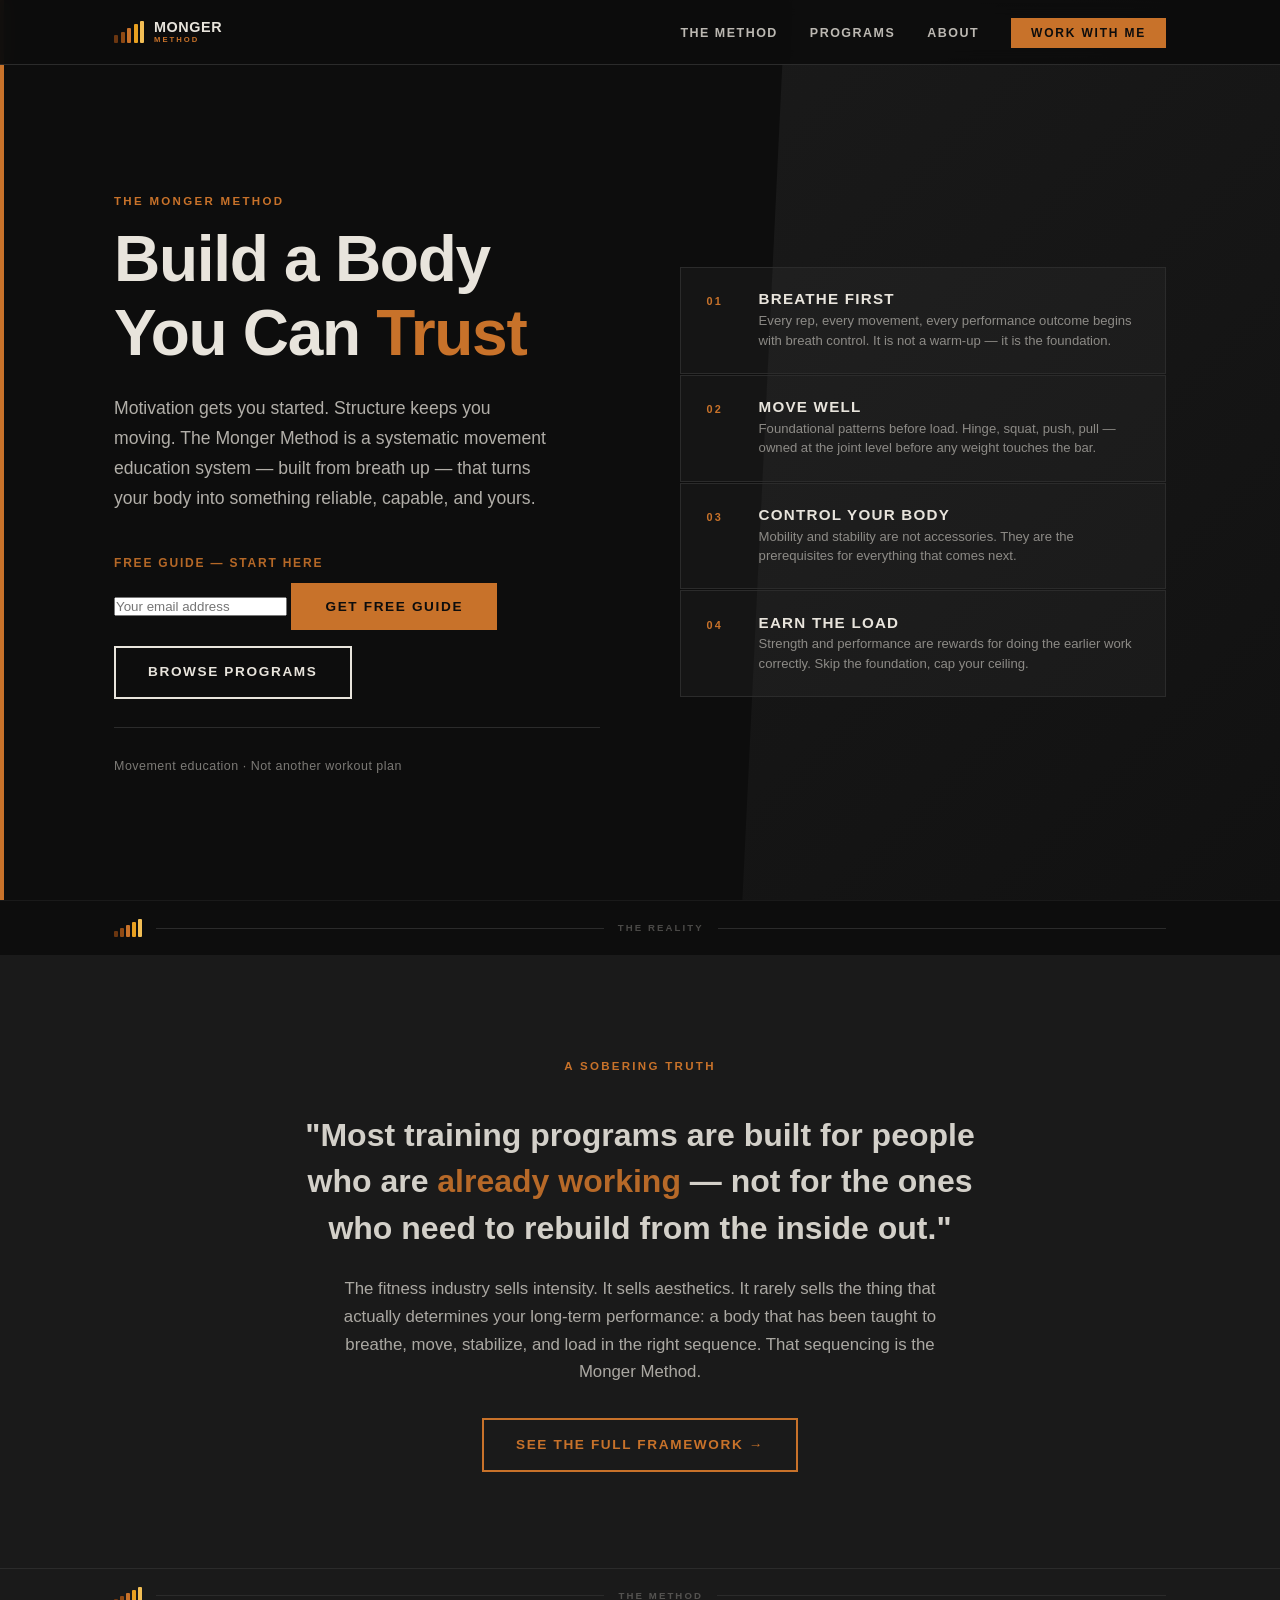
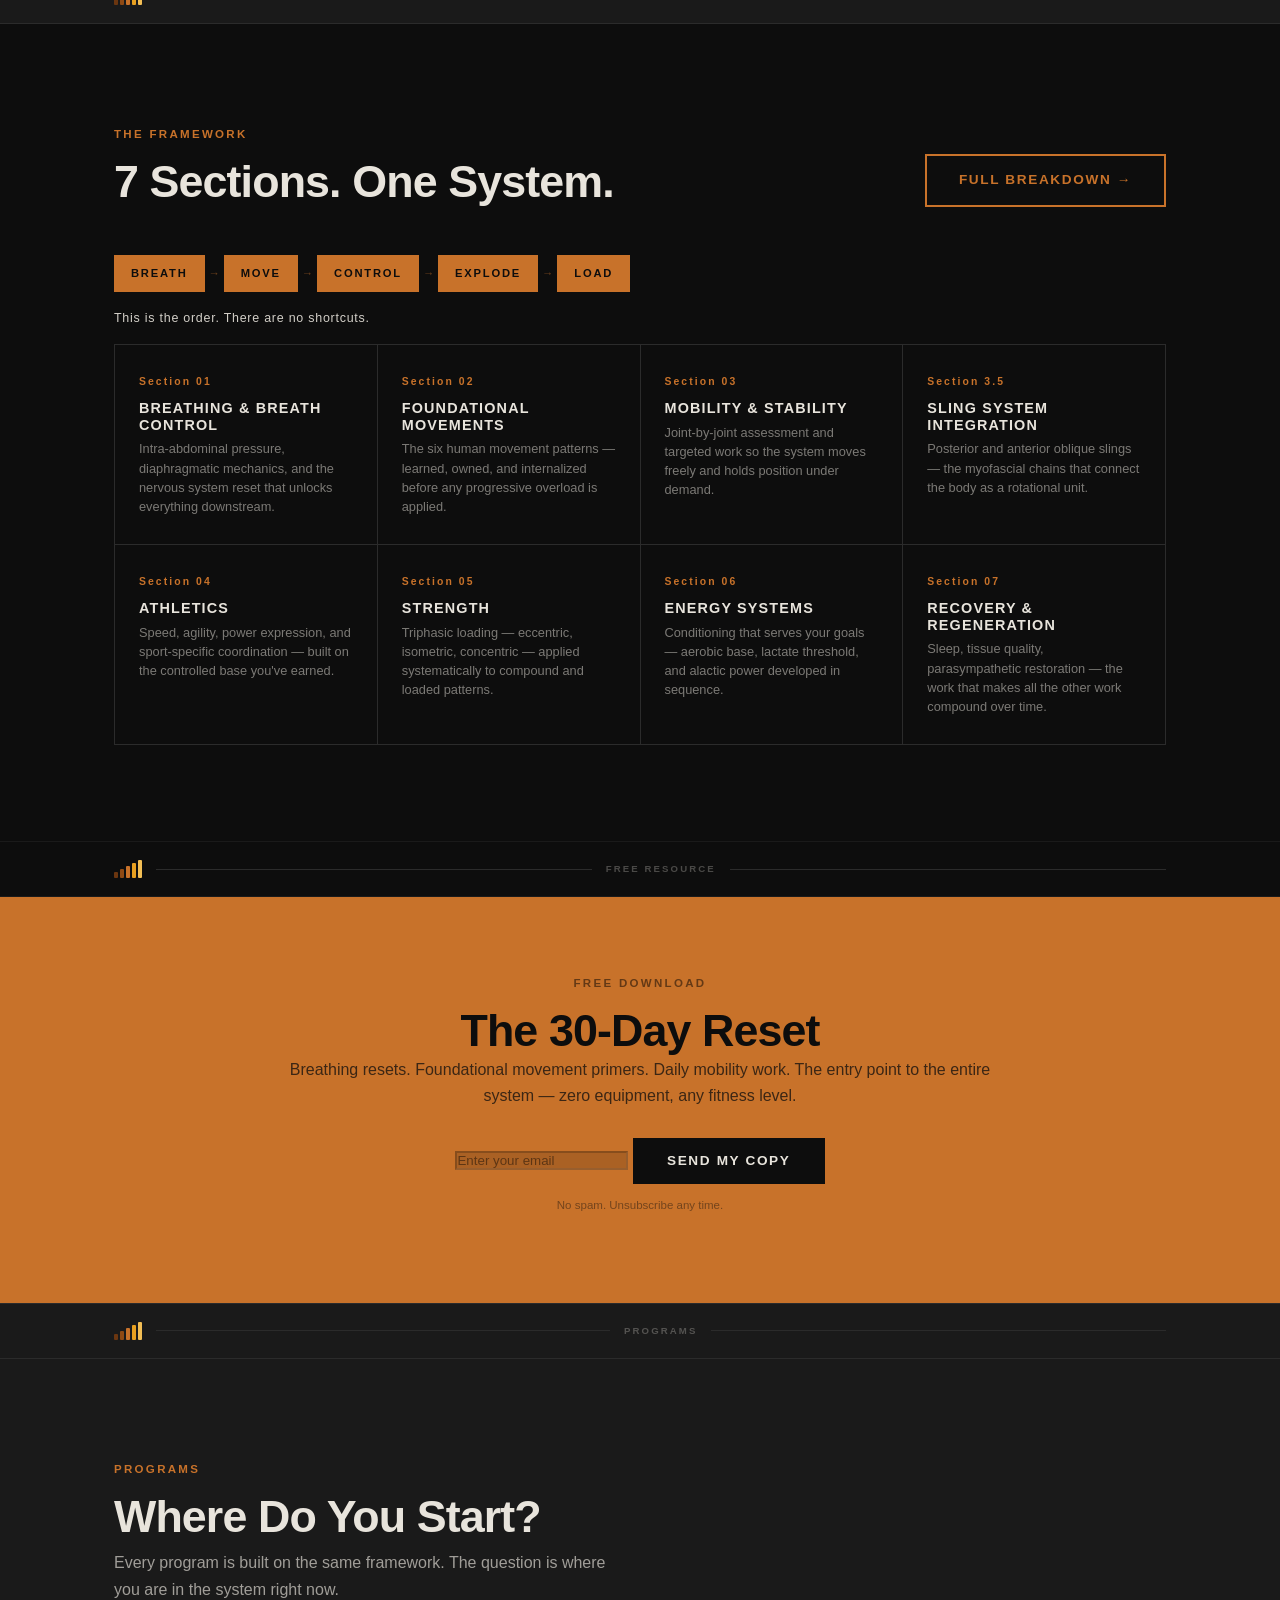
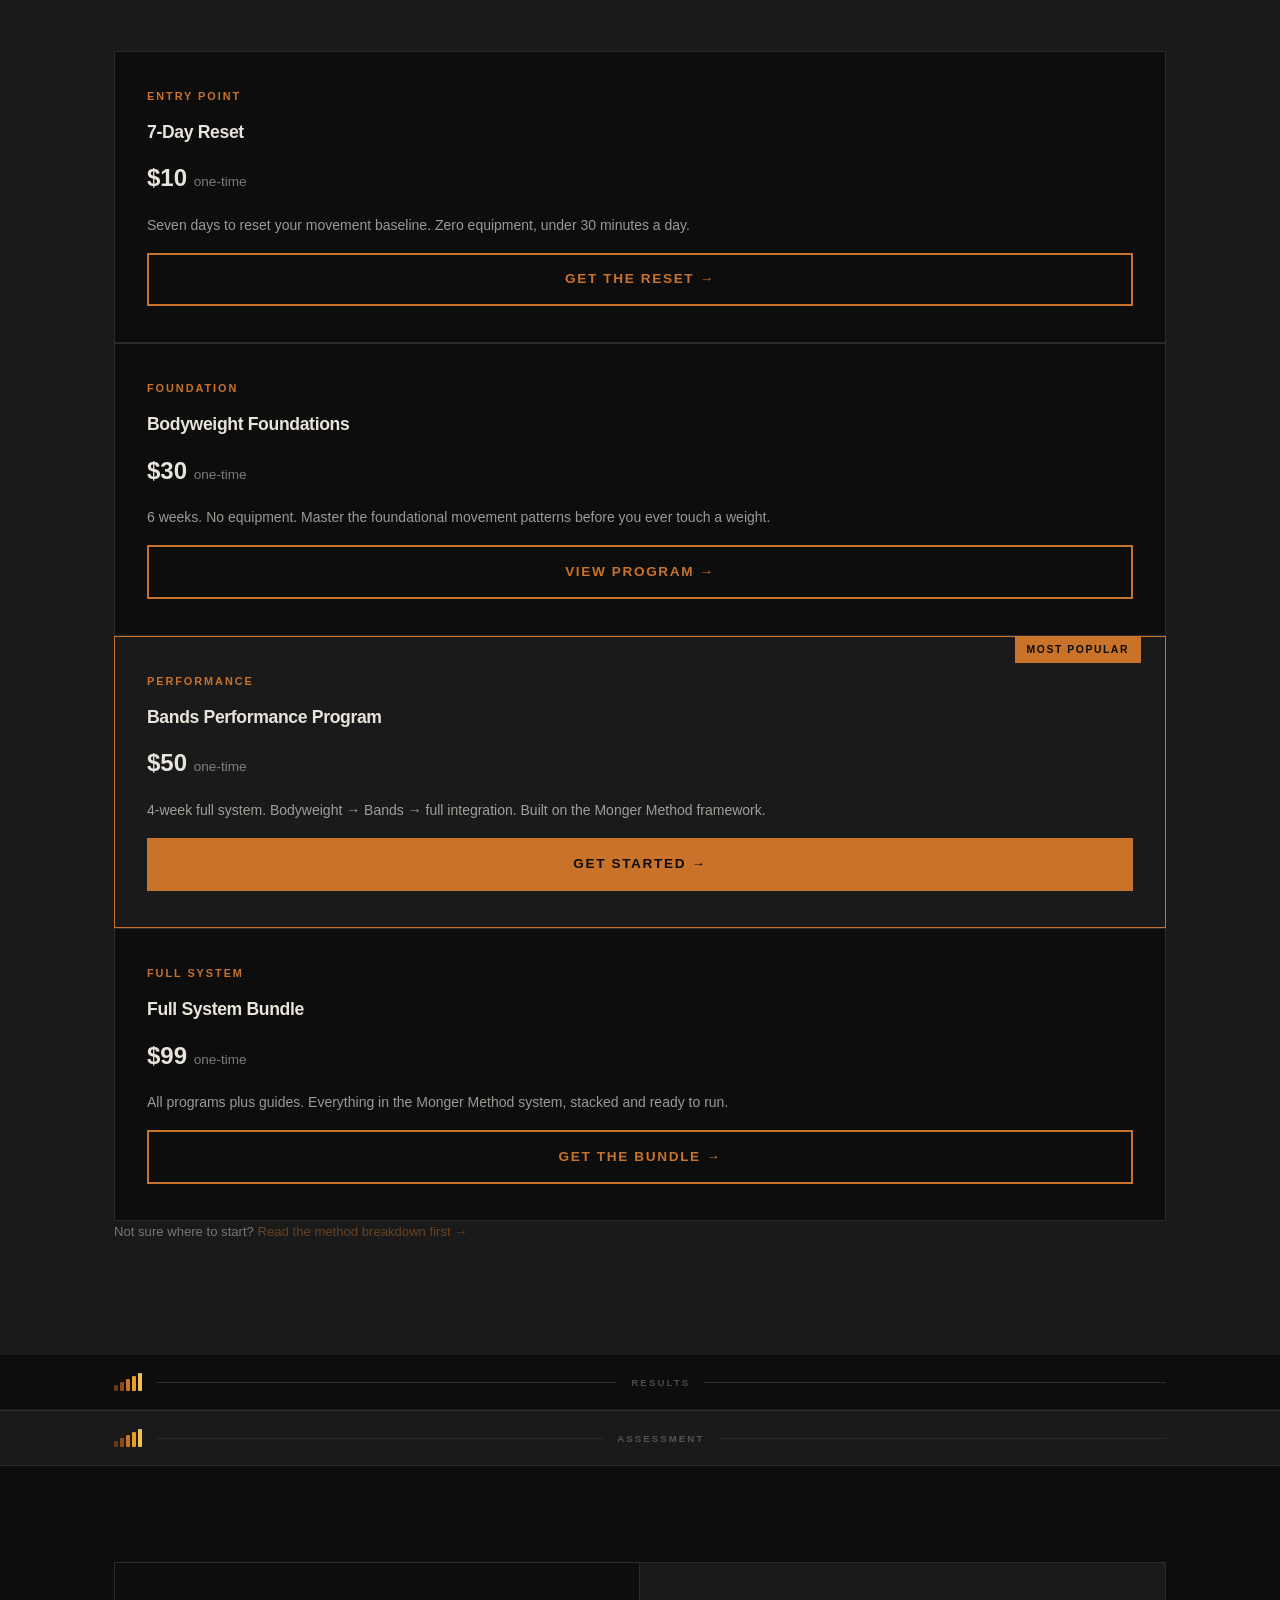
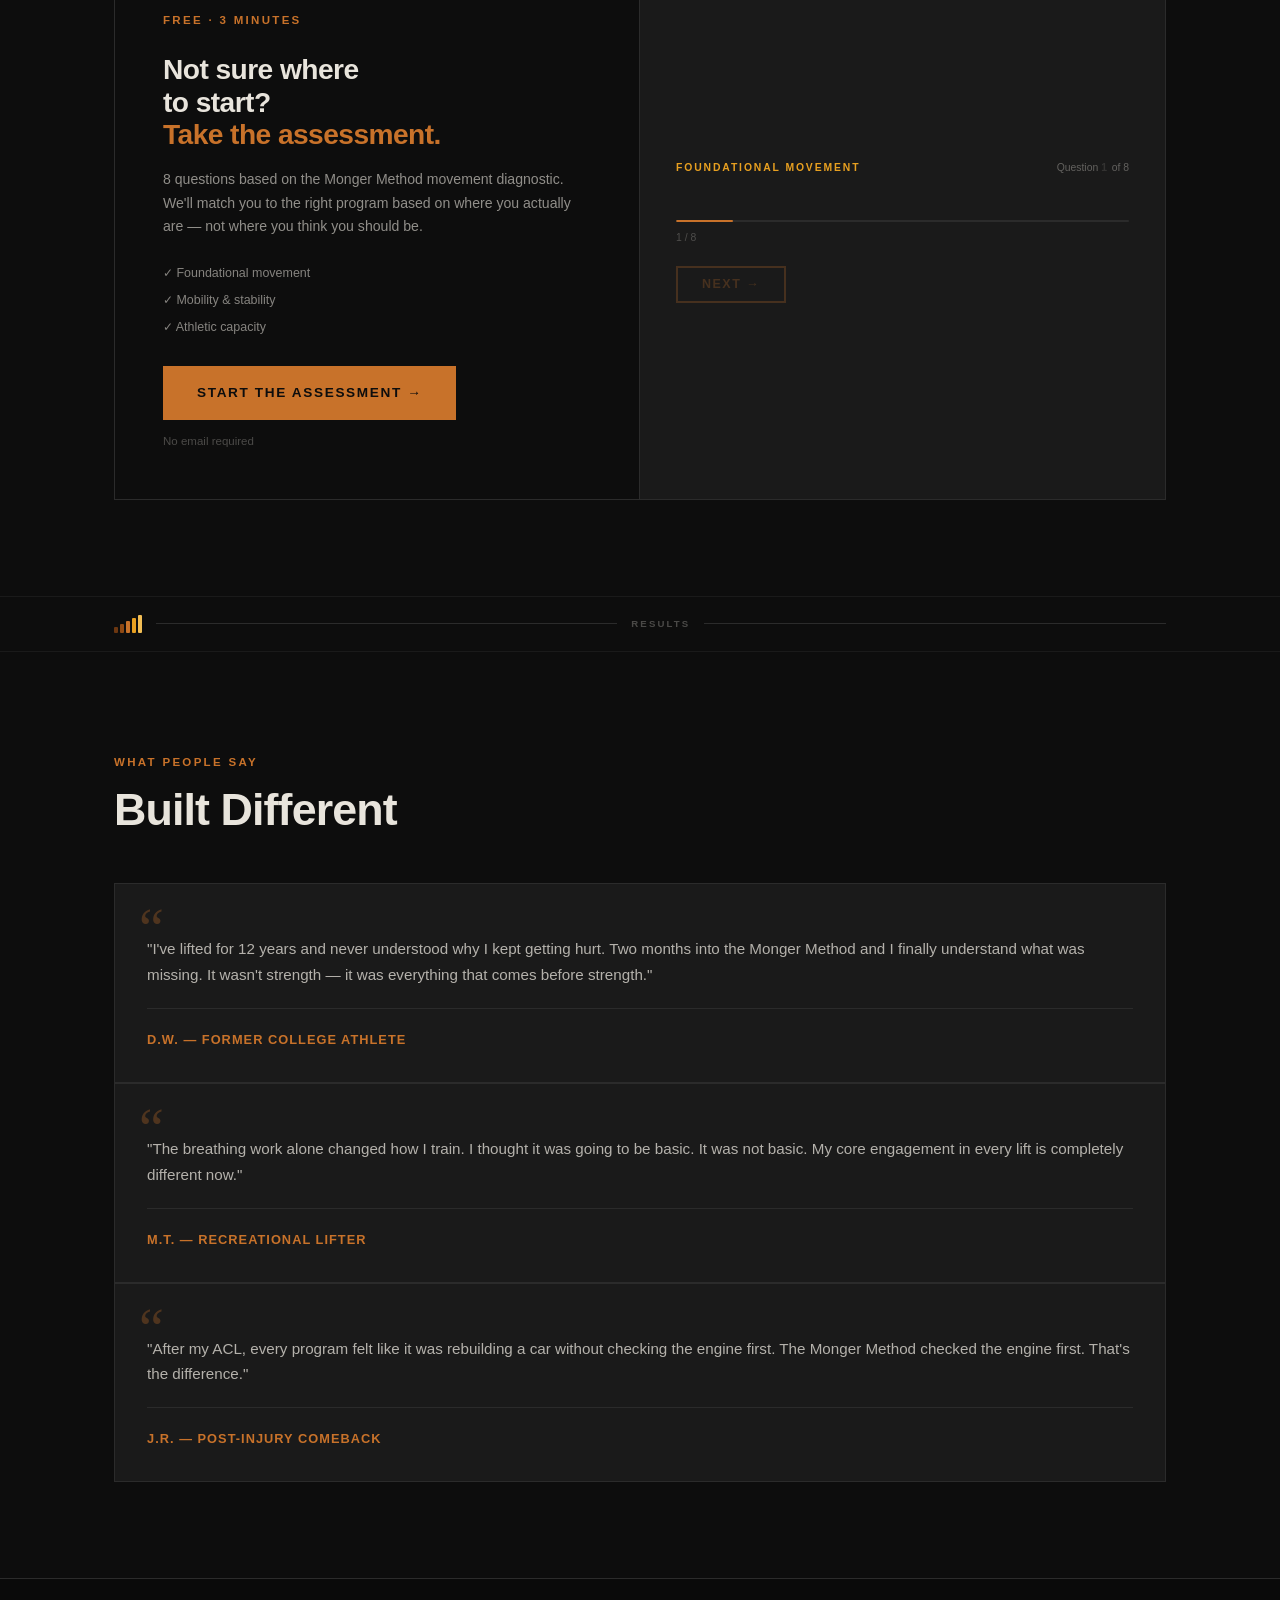
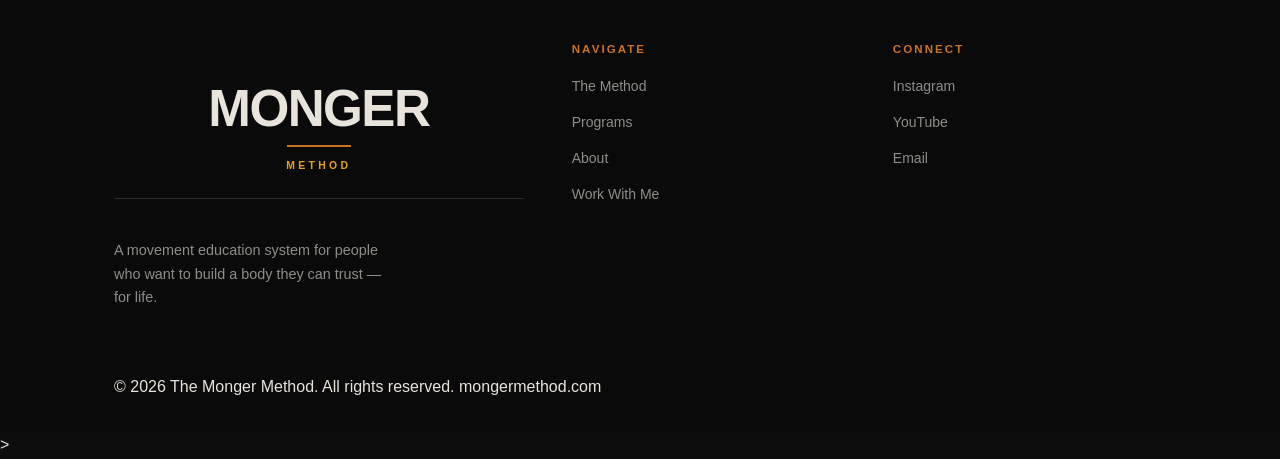
<file: index.html>
<!DOCTYPE html>
<html lang="en">
<head>
  <meta charset="UTF-8" />
  <meta name="viewport" content="width=device-width, initial-scale=1.0" />
  <title>The Monger Method — Build a Body You Can Trust</title>
  <meta name="description" content="A systematic movement education system built on breath, control, and progressive structure. Not a workout program — a methodology for building a body that performs for life." />
  <meta property="og:title" content="The Monger Method" />
  <meta property="og:description" content="Build a Body You Can Trust." />
  <meta property="og:url" content="https://mongermethod.com" />
  <meta property="og:type" content="website" />
  <link rel="stylesheet" href="css/style.css" />
  <style>
    /* ── Hero ─────────────────────────────────────────────── */
    .hero {
      min-height: 100vh;
      display: flex;
      align-items: center;
      background: var(--black);
      position: relative;
      overflow: hidden;
      padding-top: 64px;
    }

    .hero::before {
      content: '';
      position: absolute;
      top: 0; left: 0;
      width: 4px;
      height: 100%;
      background: var(--orange);
    }

    .hero::after {
      content: '';
      position: absolute;
      top: 0; right: 0;
      width: 42%;
      height: 100%;
      background: linear-gradient(135deg, var(--charcoal) 0%, #111 100%);
      clip-path: polygon(8% 0, 100% 0, 100% 100%, 0 100%);
      z-index: 0;
    }

    .hero__content {
      position: relative;
      z-index: 1;
      max-width: var(--max-width);
      margin: 0 auto;
      padding: 5rem 1.5rem;
      display: grid;
      grid-template-columns: 1fr 1fr;
      gap: 5rem;
      align-items: center;
    }

    .hero__left { max-width: 520px; }

    .hero__headline {
      margin-bottom: 1.5rem;
    }

    .hero__headline em {
      font-style: normal;
      color: var(--orange);
    }

    .hero__sub {
      font-size: 1.1rem;
      line-height: 1.7;
      opacity: 0.75;
      margin-bottom: 2.5rem;
      max-width: 440px;
    }

    .hero__cta-group {
      display: flex;
      flex-direction: column;
      gap: 1rem;
    }

    .hero__opt-in-label {
      font-size: 0.75rem;
      font-weight: 700;
      letter-spacing: 0.15em;
      text-transform: uppercase;
      color: var(--orange);
      margin-bottom: 0.6rem;
    }

    .hero__social-proof {
      display: flex;
      align-items: center;
      gap: 1rem;
      margin-top: 1.75rem;
      padding-top: 1.75rem;
      border-top: 1px solid var(--charcoal-2);
    }

    .hero__social-proof span {
      font-size: 0.78rem;
      opacity: 0.5;
      letter-spacing: 0.04em;
    }

    .hero__right {
      position: relative;
      z-index: 1;
      display: flex;
      flex-direction: column;
      gap: 1px;
    }

    .hero__step {
      display: flex;
      align-items: flex-start;
      gap: 1.25rem;
      padding: 1.4rem 1.6rem;
      background: rgba(255,255,255,0.03);
      border: 1px solid var(--charcoal-2);
      transition: all 0.2s;
    }
    .hero__step:hover {
      border-color: var(--orange);
      background: rgba(200, 114, 42, 0.05);
    }
    .hero__step:hover .hero__step-num { color: var(--amber); }

    .hero__step-num {
      font-size: 0.68rem;
      font-weight: 700;
      letter-spacing: 0.2em;
      color: var(--orange);
      min-width: 32px;
      padding-top: 3px;
    }

    .hero__step-body h4 {
      font-size: 0.95rem;
      color: var(--cream);
      margin-bottom: 0.2rem;
    }
    .hero__step-body p {
      font-size: 0.82rem;
      opacity: 0.55;
      margin: 0;
      line-height: 1.5;
    }

    /* ── Truth section ────────────────────────────────────── */
    .truth {
      padding: 6rem 0;
      background: var(--charcoal);
    }

    .truth__inner {
      max-width: 780px;
      margin: 0 auto;
      padding: 0 1.5rem;
      text-align: center;
    }

    .truth__quote {
      font-size: clamp(1.4rem, 3vw, 2rem);
      font-weight: 700;
      line-height: 1.45;
      color: var(--cream);
      margin: 1.5rem 0;
    }

    .truth__quote em {
      font-style: normal;
      color: var(--orange);
    }

    .truth__body {
      font-size: 1.05rem;
      opacity: 0.7;
      max-width: 600px;
      margin: 0 auto 2rem;
    }

    /* ── Method preview ───────────────────────────────────── */
    .method-preview { padding: 6rem 0; background: var(--black); }

    .method-preview__header {
      display: flex;
      align-items: flex-end;
      justify-content: space-between;
      margin-bottom: 3rem;
      flex-wrap: wrap;
      gap: 1rem;
    }

    .progression-bar {
      display: flex;
      align-items: center;
      gap: 0;
      margin: 3rem 0 0.5rem;
      overflow-x: auto;
      padding-bottom: 0.5rem;
    }

    .prog-step {
      display: flex;
      align-items: center;
      gap: 0.5rem;
      flex-shrink: 0;
    }

    .prog-step__label {
      font-size: 0.7rem;
      font-weight: 700;
      letter-spacing: 0.16em;
      text-transform: uppercase;
      color: var(--cream);
      opacity: 0.4;
      padding: 0.5rem 1rem;
      border: 1px solid var(--charcoal-2);
      background: transparent;
      transition: all 0.2s;
    }

    .prog-step__label.active {
      color: var(--black);
      background: var(--orange);
      border-color: var(--orange);
      opacity: 1;
    }

    .prog-arrow {
      font-size: 0.7rem;
      color: var(--orange);
      padding: 0 0.25rem;
      opacity: 0.5;
    }

    .method-grid {
      display: grid;
      grid-template-columns: repeat(4, 1fr);
      gap: 1px;
      background: var(--charcoal-2);
      border: 1px solid var(--charcoal-2);
    }

    .method-card {
      background: var(--black);
      padding: 1.75rem 1.5rem;
      position: relative;
      overflow: hidden;
      transition: background 0.2s;
    }
    .method-card:hover { background: var(--charcoal); }
    .method-card:hover .method-card__num { color: var(--amber); }

    .method-card__num {
      font-size: 0.65rem;
      font-weight: 700;
      letter-spacing: 0.2em;
      color: var(--orange);
      margin-bottom: 0.6rem;
    }

    .method-card h4 {
      font-size: 0.9rem;
      color: var(--cream);
      margin-bottom: 0.4rem;
    }

    .method-card p {
      font-size: 0.8rem;
      opacity: 0.5;
      line-height: 1.5;
      margin: 0;
    }

    .method-card__bar {
      position: absolute;
      bottom: 0; left: 0;
      height: 2px;
      width: 0;
      background: var(--orange);
      transition: width 0.35s ease;
    }
    .method-card:hover .method-card__bar { width: 100%; }

    /* ── Offer ladder ─────────────────────────────────────── */
    .offers { padding: 6rem 0; background: var(--charcoal); }

    .offer-card {
      background: var(--black);
      border: 1px solid var(--charcoal-2);
      padding: 2.25rem 2rem;
      display: flex;
      flex-direction: column;
      gap: 1rem;
      transition: border-color 0.2s;
      position: relative;
    }
    .offer-card:hover { border-color: var(--orange); }

    .offer-card--featured {
      border-color: var(--orange);
      background: var(--charcoal);
    }

    .offer-badge {
      position: absolute;
      top: -1px; right: 1.5rem;
      font-size: 0.65rem;
      font-weight: 700;
      letter-spacing: 0.15em;
      text-transform: uppercase;
      background: var(--orange);
      color: var(--black);
      padding: 0.3rem 0.75rem;
    }

    .offer-card__tier {
      font-size: 0.68rem;
      font-weight: 700;
      letter-spacing: 0.18em;
      text-transform: uppercase;
      color: var(--orange);
    }

    .offer-card h3 {
      font-size: 1.1rem;
      color: var(--cream);
      margin: 0;
    }

    .offer-card__price {
      font-size: 1.5rem;
      font-weight: 700;
      color: var(--cream);
    }
    .offer-card__price span {
      font-size: 0.85rem;
      opacity: 0.5;
      font-weight: 400;
    }

    .offer-card p {
      font-size: 0.875rem;
      opacity: 0.65;
      margin: 0;
    }

    /* ── Lead magnet strip ────────────────────────────────── */
    .lead-strip {
      background: var(--orange);
      padding: 4.5rem 0;
    }

    .lead-strip__inner {
      max-width: 760px;
      margin: 0 auto;
      padding: 0 1.5rem;
      text-align: center;
    }

    .lead-strip h2 { color: var(--black); }
    .lead-strip p  { color: var(--black); opacity: 0.75; font-size: 1rem; }

    .lead-strip .email-form { margin: 1.75rem auto 0; }

    .lead-strip .form-input {
      background: rgba(0,0,0,0.15);
      border-color: rgba(0,0,0,0.2);
      color: var(--black);
    }
    .lead-strip .form-input::placeholder { color: rgba(0,0,0,0.45); }
    .lead-strip .form-input:focus { border-color: var(--black); }

    .lead-strip .btn-primary {
      background: var(--black);
      border-color: var(--black);
      color: var(--cream);
    }
    .lead-strip .btn-primary:hover {
      background: var(--charcoal);
      border-color: var(--charcoal);
    }

    /* ── Testimonials ─────────────────────────────────────── */
    .testimonials { padding: 6rem 0; background: var(--black); }

    .testimonial-card {
      background: var(--charcoal);
      border: 1px solid var(--charcoal-2);
      padding: 2rem;
      position: relative;
    }

    .testimonial-card::before {
      content: '\201C';
      position: absolute;
      top: 1rem; left: 1.5rem;
      font-size: 3.5rem;
      line-height: 1;
      color: var(--orange);
      opacity: 0.3;
      font-family: Georgia, serif;
    }

    .testimonial-card p {
      font-size: 0.95rem;
      line-height: 1.7;
      opacity: 0.75;
      padding-top: 1.25rem;
    }

    .testimonial-card__author {
      margin-top: 1.25rem;
      padding-top: 1.25rem;
      border-top: 1px solid var(--charcoal-2);
      font-size: 0.8rem;
      font-weight: 700;
      letter-spacing: 0.08em;
      text-transform: uppercase;
      color: var(--orange);
    }

    /* ── Hero responsive ──────────────────────────────────── */
    @media (max-width: 860px) {
      .hero__content {
        grid-template-columns: 1fr;
        gap: 3rem;
        padding-top: 4rem;
        padding-bottom: 4rem;
      }
      .hero::after { display: none; }
      .method-grid { grid-template-columns: 1fr 1fr; }
    }

    @media (max-width: 540px) {
      .method-grid { grid-template-columns: 1fr; }
    }
  </style>

  <style id="assess-styles">
    .assessment-section { padding: 6rem 0; background: var(--black); }
    .assessment-split { display: grid; grid-template-columns: 1fr 1fr; border: 1px solid var(--charcoal-2); }
    .assessment-left { padding: 3rem; background: var(--black); border-right: 1px solid var(--charcoal-2); display: flex; flex-direction: column; justify-content: center; }
    .assessment-headline { font-size: clamp(1.4rem, 2.2vw, 1.9rem); margin: 0.75rem 0 1rem; line-height: 1.15; }
    .assessment-headline em { font-style: normal; color: var(--orange); }
    .assessment-sub { font-size: 0.88rem; opacity: 0.6; line-height: 1.7; margin-bottom: 1.5rem; }
    .assessment-meta { display: flex; flex-direction: column; gap: 0.4rem; margin-bottom: 1.75rem; }
    .assessment-meta span { font-size: 0.78rem; color: var(--cream); opacity: 0.55; }
    .assessment-start-btn { align-self: flex-start; }
    .assessment-note { font-size: 0.72rem; opacity: 0.28; margin: 0.75rem 0 0; }
    .assessment-right { background: var(--charcoal); padding: 2.5rem 2.25rem; display: flex; flex-direction: column; justify-content: center; min-height: 380px; }
    .assess-q-label { display: flex; justify-content: space-between; align-items: center; margin-bottom: 1.25rem; }
    .assess-q-label span:first-child { font-size: 0.65rem; font-weight: 700; letter-spacing: 0.18em; text-transform: uppercase; color: var(--amber); }
    .assess-q-label span:last-child { font-size: 0.65rem; color: var(--cream); opacity: 0.35; }
    .assess-question { font-size: 1rem; font-weight: 700; color: var(--cream); line-height: 1.4; margin-bottom: 1.25rem; }
    .assess-choices { display: flex; flex-direction: column; gap: 8px; margin-bottom: 1.5rem; }
    .assess-choice { background: var(--black); border: 1px solid var(--charcoal-2); padding: 0.75rem 1rem; font-size: 0.82rem; color: var(--cream); opacity: 0.7; cursor: pointer; transition: all 0.15s; display: flex; align-items: center; gap: 0.75rem; user-select: none; }
    .assess-choice:hover { border-color: var(--orange); opacity: 0.9; }
    .assess-choice.selected { border-color: var(--orange); background: rgba(200,114,42,0.08); opacity: 1; }
    .assess-choice-dot { width: 8px; height: 8px; border: 1.5px solid var(--orange); border-radius: 50%; flex-shrink: 0; transition: background 0.15s; }
    .assess-choice.selected .assess-choice-dot { background: var(--orange); }
    .assess-bar-wrap { margin-bottom: 1.25rem; }
    .assess-bar { height: 2px; background: var(--charcoal-2); border-radius: 1px; overflow: hidden; margin-bottom: 0.4rem; }
    .assess-bar-fill { height: 100%; background: var(--orange); border-radius: 1px; transition: width 0.3s ease; }
    .assess-bar-label { font-size: 0.65rem; color: var(--cream); opacity: 0.25; }
    .assess-next { align-self: flex-end; font-size: 0.78rem; padding: 0.6rem 1.5rem; cursor: pointer; }
    .assess-next:disabled { opacity: 0.25; cursor: not-allowed; }
    .assess-result-inner { display: flex; flex-direction: column; gap: 0.75rem; }
    .assess-result-eyebrow { font-size: 0.65rem; font-weight: 700; letter-spacing: 0.2em; text-transform: uppercase; color: var(--orange); }
    .assess-result-phase { font-size: 0.72rem; font-weight: 700; letter-spacing: 0.14em; text-transform: uppercase; color: var(--amber); opacity: 0.8; }
    .assess-result-program { font-size: 1.4rem; font-weight: 700; color: var(--cream); letter-spacing: -0.02em; line-height: 1.2; }
    .assess-result-desc { font-size: 0.82rem; opacity: 0.6; line-height: 1.65; margin: 0; }
    .assess-retake { background: none; border: none; color: var(--cream); opacity: 0.3; font-size: 0.72rem; cursor: pointer; padding: 0; font-family: var(--font); transition: opacity 0.2s; margin-top: 0.5rem; }
    .assess-retake:hover { opacity: 0.7; }
    @media (max-width: 768px) {
      .assessment-split { grid-template-columns: 1fr; }
      .assessment-left { border-right: none; border-bottom: 1px solid var(--charcoal-2); padding: 2.5rem 1.5rem; }
      .assessment-right { padding: 2rem 1.5rem; }
    }
  </style>
</head>
<body>

  <!-- ── NAV ────────────────────────────────────────────── -->
  <nav class="nav">
    <div class="nav__inner">
      <a href="index.html" class="nav__logo">
        <div class="ladder-mark" aria-hidden="true">
          <span></span><span></span><span></span><span></span><span></span>
        </div>
        <div class="nav__logo-wordmark">
          <span class="wm-top">MONGER</span>
          <span class="wm-sub">METHOD</span>
        </div>
      </a>
      <ul class="nav__links">
        <li><a href="method.html">The Method</a></li>
        <li><a href="programs.html">Programs</a></li>
        <li><a href="about.html">About</a></li>
        <li><a href="programs.html#coaching" class="nav__cta">Work With Me</a></li>
      </ul>
      <button class="nav__hamburger" aria-label="Menu">
        <span></span><span></span><span></span>
      </button>
    </div>
  </nav>

  <!-- ── HERO ───────────────────────────────────────────── -->
  <section class="hero">
    <div class="hero__ghost" aria-hidden="true">
      <span></span><span></span><span></span><span></span><span></span>
    </div>
    <div class="hero__content">
      <div class="hero__left fade-in">
        <span class="eyebrow">The Monger Method</span>
        <h1 class="hero__headline">
          Build a Body<br>You Can <em>Trust</em>
        </h1>
        <p class="hero__sub">
          Motivation gets you started. Structure keeps you moving.
          The Monger Method is a systematic movement education system — built from breath up — that turns your body into something reliable, capable, and yours.
        </p>
        <div class="hero__cta-group">
          <div>
            <p class="hero__opt-in-label">Free Guide — Start Here</p>
            <form class="email-form">
              <input type="email" class="form-input" placeholder="Your email address" />
              <button type="submit" class="btn btn-primary">Get Free guide</button>
            </form>
          </div>
          <a href="programs.html" class="btn btn-outline" style="width:fit-content;">Browse Programs</a>
        </div>
        <div class="hero__social-proof">
          <span>Movement education · Not another workout plan</span>
        </div>
      </div>

      <div class="hero__right fade-in">
        <div class="hero__step">
          <span class="hero__step-num">01</span>
          <div class="hero__step-body">
            <h4>Breathe First</h4>
            <p>Every rep, every movement, every performance outcome begins with breath control. It is not a warm-up — it is the foundation.</p>
          </div>
        </div>
        <div class="hero__step">
          <span class="hero__step-num">02</span>
          <div class="hero__step-body">
            <h4>Move Well</h4>
            <p>Foundational patterns before load. Hinge, squat, push, pull — owned at the joint level before any weight touches the bar.</p>
          </div>
        </div>
        <div class="hero__step">
          <span class="hero__step-num">03</span>
          <div class="hero__step-body">
            <h4>Control Your Body</h4>
            <p>Mobility and stability are not accessories. They are the prerequisites for everything that comes next.</p>
          </div>
        </div>
        <div class="hero__step">
          <span class="hero__step-num">04</span>
          <div class="hero__step-body">
            <h4>Earn the Load</h4>
            <p>Strength and performance are rewards for doing the earlier work correctly. Skip the foundation, cap your ceiling.</p>
          </div>
        </div>
      </div>
    </div>
  </section>

  <div class="section-divider-wrap">
    <div class="container">
      <div class="section-divider">
        <div class="section-divider__bars" aria-hidden="true">
          <span></span><span></span><span></span><span></span><span></span>
        </div>
        <div class="section-divider__rule"></div>
        <div class="section-divider__label">The Reality</div>
        <div class="section-divider__rule"></div>
      </div>
    </div>
  </div>
  <!-- ── TRUTH SECTION ──────────────────────────────────── -->
  <section class="truth">
    <div class="truth__inner fade-in">
      <span class="eyebrow">A Sobering Truth</span>
      <p class="truth__quote">
        "Most training programs are built for people who are <em>already working</em> — not for the ones who need to rebuild from the inside out."
      </p>
      <p class="truth__body">
        The fitness industry sells intensity. It sells aesthetics. It rarely sells the thing that actually determines your long-term performance: a body that has been taught to breathe, move, stabilize, and load in the right sequence.
        That sequencing is the Monger Method.
      </p>
      <a href="method.html" class="btn btn-ghost">See the Full Framework →</a>
    </div>
  </section>

  <div class="section-divider-wrap mid">
    <div class="container">
      <div class="section-divider">
        <div class="section-divider__bars" aria-hidden="true">
          <span></span><span></span><span></span><span></span><span></span>
        </div>
        <div class="section-divider__rule"></div>
        <div class="section-divider__label">The Method</div>
        <div class="section-divider__rule"></div>
      </div>
    </div>
  </div>
  <!-- ── METHOD PREVIEW ─────────────────────────────────── -->
  <section class="method-preview">
    <div class="container">
      <div class="method-preview__header fade-in">
        <div>
          <span class="eyebrow">The Framework</span>
          <h2>7 Sections. One System.</h2>
        </div>
        <a href="method.html" class="btn btn-ghost">Full Breakdown →</a>
      </div>

      <div class="progression-bar fade-in">
        <div class="prog-step">
          <span class="prog-step__label active">Breath</span>
        </div>
        <div class="prog-arrow">→</div>
        <div class="prog-step">
          <span class="prog-step__label active">Move</span>
        </div>
        <div class="prog-arrow">→</div>
        <div class="prog-step">
          <span class="prog-step__label active">Control</span>
        </div>
        <div class="prog-arrow">→</div>
        <div class="prog-step">
          <span class="prog-step__label active">Explode</span>
        </div>
        <div class="prog-arrow">→</div>
        <div class="prog-step">
          <span class="prog-step__label active">Load</span>
        </div>
      </div>
      <p class="text-muted mt-2 mb-4" style="font-size:0.78rem;letter-spacing:0.06em;">This is the order. There are no shortcuts.</p>

      <div class="method-grid fade-in">
        <div class="method-card">
          <div class="method-card__num">Section 01</div>
          <h4>Breathing &amp; Breath Control</h4>
          <p>Intra-abdominal pressure, diaphragmatic mechanics, and the nervous system reset that unlocks everything downstream.</p>
          <div class="method-card__bar"></div>
        </div>
        <div class="method-card">
          <div class="method-card__num">Section 02</div>
          <h4>Foundational Movements</h4>
          <p>The six human movement patterns — learned, owned, and internalized before any progressive overload is applied.</p>
          <div class="method-card__bar"></div>
        </div>
        <div class="method-card">
          <div class="method-card__num">Section 03</div>
          <h4>Mobility &amp; Stability</h4>
          <p>Joint-by-joint assessment and targeted work so the system moves freely and holds position under demand.</p>
          <div class="method-card__bar"></div>
        </div>
        <div class="method-card">
          <div class="method-card__num">Section 3.5</div>
          <h4>Sling System Integration</h4>
          <p>Posterior and anterior oblique slings — the myofascial chains that connect the body as a rotational unit.</p>
          <div class="method-card__bar"></div>
        </div>
        <div class="method-card">
          <div class="method-card__num">Section 04</div>
          <h4>Athletics</h4>
          <p>Speed, agility, power expression, and sport-specific coordination — built on the controlled base you've earned.</p>
          <div class="method-card__bar"></div>
        </div>
        <div class="method-card">
          <div class="method-card__num">Section 05</div>
          <h4>Strength</h4>
          <p>Triphasic loading — eccentric, isometric, concentric — applied systematically to compound and loaded patterns.</p>
          <div class="method-card__bar"></div>
        </div>
        <div class="method-card">
          <div class="method-card__num">Section 06</div>
          <h4>Energy Systems</h4>
          <p>Conditioning that serves your goals — aerobic base, lactate threshold, and alactic power developed in sequence.</p>
          <div class="method-card__bar"></div>
        </div>
        <div class="method-card">
          <div class="method-card__num">Section 07</div>
          <h4>Recovery &amp; Regeneration</h4>
          <p>Sleep, tissue quality, parasympathetic restoration — the work that makes all the other work compound over time.</p>
          <div class="method-card__bar"></div>
        </div>
      </div>
    </div>
  </section>

  <div class="section-divider-wrap">
    <div class="container">
      <div class="section-divider">
        <div class="section-divider__bars" aria-hidden="true">
          <span></span><span></span><span></span><span></span><span></span>
        </div>
        <div class="section-divider__rule"></div>
        <div class="section-divider__label">Free Resource</div>
        <div class="section-divider__rule"></div>
      </div>
    </div>
  </div>
  <!-- ── LEAD MAGNET STRIP ───────────────────────────────── -->
  <section class="lead-strip">
    <div class="lead-strip__inner fade-in">
      <span class="eyebrow" style="color:rgba(0,0,0,0.5);">Free Download</span>
      <h2>The 30-Day Reset</h2>
      <p>
        Breathing resets. Foundational movement primers. Daily mobility work.
        The entry point to the entire system — zero equipment, any fitness level.
      </p>
      <form class="email-form">
        <input type="email" class="form-input" placeholder="Enter your email" />
        <button type="submit" class="btn btn-primary">Send My Copy</button>
      </form>
      <p style="font-size:0.72rem;opacity:0.45;margin-top:0.75rem;color:#0D0D0D;">No spam. Unsubscribe any time.</p>
    </div>
  </section>

  <div class="section-divider-wrap mid">
    <div class="container">
      <div class="section-divider">
        <div class="section-divider__bars" aria-hidden="true">
          <span></span><span></span><span></span><span></span><span></span>
        </div>
        <div class="section-divider__rule"></div>
        <div class="section-divider__label">Programs</div>
        <div class="section-divider__rule"></div>
      </div>
    </div>
  </div>
  <!-- ── OFFERS ──────────────────────────────────────────── -->
  <section class="offers">
    <div class="container">
      <div class="fade-in" style="margin-bottom:3rem;">
        <span class="eyebrow">Programs</span>
        <h2>Where Do You Start?</h2>
        <p style="max-width:500px;opacity:0.65;margin-top:0.5rem;">Every program is built on the same framework. The question is where you are in the system right now.</p>
      </div>

      <div class="grid-4 fade-in">
        <div class="offer-card">
          <div class="offer-card__tier">Entry Point</div>
          <h3>7-Day Reset</h3>
          <div class="offer-card__price">$10 <span>one-time</span></div>
          <p>Seven days to reset your movement baseline. Zero equipment, under 30 minutes a day.</p>
          <a href="https://mongersbiz.gumroad.com" target="_blank" class="btn btn-ghost" style="margin-top:auto;">Get the Reset →</a>
        </div>
        <div class="offer-card">
          <div class="offer-card__tier">Foundation</div>
          <h3>Bodyweight Foundations</h3>
          <div class="offer-card__price">$30 <span>one-time</span></div>
          <p>6 weeks. No equipment. Master the foundational movement patterns before you ever touch a weight.</p>
          <a href="https://mongersbiz.gumroad.com" target="_blank" class="btn btn-ghost" style="margin-top:auto;">View Program →</a>
        </div>
        <div class="offer-card offer-card--featured">
          <div class="offer-badge">Most Popular</div>
          <div class="offer-card__tier">Performance</div>
          <h3>Bands Performance Program</h3>
          <div class="offer-card__price">$50 <span>one-time</span></div>
          <p>4-week full system. Bodyweight → Bands → full integration. Built on the Monger Method framework.</p>
          <a href="https://mongersbiz.gumroad.com" target="_blank" class="btn btn-primary" style="margin-top:auto;">Get Started →</a>
        </div>
        <div class="offer-card">
          <div class="offer-card__tier">Full System</div>
          <h3>Full System Bundle</h3>
          <div class="offer-card__price">$99 <span>one-time</span></div>
          <p>All programs plus guides. Everything in the Monger Method system, stacked and ready to run.</p>
          <a href="https://mongersbiz.gumroad.com" target="_blank" class="btn btn-ghost" style="margin-top:auto;">Get the Bundle →</a>
        </div>
      </div>

      <p class="text-center mt-4" style="opacity:0.45;font-size:0.82rem;">
        Not sure where to start? <a href="method.html" style="color:var(--orange);opacity:1;">Read the method breakdown first →</a>
      </p>
    </div>
  </section>

  <div class="section-divider-wrap">
    <div class="container">
      <div class="section-divider">
        <div class="section-divider__bars" aria-hidden="true">
          <span></span><span></span><span></span><span></span><span></span>
        </div>
        <div class="section-divider__rule"></div>
        <div class="section-divider__label">Results</div>
        <div class="section-divider__rule"></div>
      </div>
    </div>
  </div>
  <div class="section-divider-wrap mid">
    <div class="container">
      <div class="section-divider">
        <div class="section-divider__bars" aria-hidden="true">
          <span></span><span></span><span></span><span></span><span></span>
        </div>
        <div class="section-divider__rule"></div>
        <div class="section-divider__label">Assessment</div>
        <div class="section-divider__rule"></div>
      </div>
    </div>
  </div>

  <!-- ── ASSESSMENT ──────────────────────────────────────── -->
  <section class="assessment-section">
    <div class="container">
      <div class="assessment-split fade-in">
        <div class="assessment-left">
          <span class="eyebrow">Free · 3 Minutes</span>
          <h2 class="assessment-headline">Not sure where<br>to start?<br><em>Take the assessment.</em></h2>
          <p class="assessment-sub">8 questions based on the Monger Method movement diagnostic. We'll match you to the right program based on where you actually are — not where you think you should be.</p>
          <div class="assessment-meta">
            <span>&#10003; Foundational movement</span>
            <span>&#10003; Mobility &amp; stability</span>
            <span>&#10003; Athletic capacity</span>
          </div>
          <a href="#assessPanel" class="btn btn-primary assessment-start-btn" id="assessStartBtn">Start the Assessment &#8594;</a>
          <p class="assessment-note">No email required</p>
        </div>
        <div class="assessment-right" id="assessPanel">
          <div id="assessQuiz">
            <div class="assess-q-label">
              <span id="assessCat">Foundational Movement</span>
              <span id="assessProgress">Question <span id="assessQNum">1</span> of 8</span>
            </div>
            <div class="assess-question" id="assessQuestion"></div>
            <div class="assess-choices" id="assessChoices"></div>
            <div class="assess-bar-wrap">
              <div class="assess-bar"><div class="assess-bar-fill" id="assessBarFill" style="width:12.5%"></div></div>
              <div class="assess-bar-label" id="assessBarLabel">1 / 8</div>
            </div>
            <button class="btn btn-ghost assess-next" id="assessNext" disabled>Next &#8594;</button>
          </div>
          <div id="assessResult" style="display:none;">
            <div class="assess-result-inner">
              <div class="assess-result-eyebrow">Your Result</div>
              <div class="assess-result-phase" id="assessPhase"></div>
              <div class="assess-result-program" id="assessProgram"></div>
              <p class="assess-result-desc" id="assessDesc"></p>
              <a href="https://mongersbiz.gumroad.com" target="_blank" class="btn btn-primary" id="assessCta" style="align-self:flex-start;margin-top:0.5rem;"></a>
              <button class="assess-retake" id="assessRetake">Retake assessment &#8635;</button>
            </div>
          </div>
        </div>
      </div>
    </div>
  </section>

  <div class="section-divider-wrap">
    <div class="container">
      <div class="section-divider">
        <div class="section-divider__bars" aria-hidden="true">
          <span></span><span></span><span></span><span></span><span></span>
        </div>
        <div class="section-divider__rule"></div>
        <div class="section-divider__label">Results</div>
        <div class="section-divider__rule"></div>
      </div>
    </div>
  </div>
  <!-- ── TESTIMONIALS ────────────────────────────────────── -->
  <section class="testimonials">
    <div class="container">
      <div class="fade-in" style="margin-bottom:3rem;">
        <span class="eyebrow">What People Say</span>
        <h2>Built Different</h2>
      </div>
      <div class="grid-3 fade-in">
        <div class="testimonial-card">
          <p>"I've lifted for 12 years and never understood why I kept getting hurt. Two months into the Monger Method and I finally understand what was missing. It wasn't strength — it was everything that comes before strength."</p>
          <div class="testimonial-card__author">D.W. — Former College Athlete</div>
        </div>
        <div class="testimonial-card">
          <p>"The breathing work alone changed how I train. I thought it was going to be basic. It was not basic. My core engagement in every lift is completely different now."</p>
          <div class="testimonial-card__author">M.T. — Recreational Lifter</div>
        </div>
        <div class="testimonial-card">
          <p>"After my ACL, every program felt like it was rebuilding a car without checking the engine first. The Monger Method checked the engine first. That's the difference."</p>
          <div class="testimonial-card__author">J.R. — Post-Injury Comeback</div>
        </div>
      </div>
    </div>
  </section>

  <!-- ── FOOTER ──────────────────────────────────────────── -->
  <footer class="footer">
    <div class="container">
      <div class="footer__grid">
        <div class="footer__brand">
          <div class="footer__stamp">
            <span class="footer__stamp-big">MONGER</span>
            <div class="footer__stamp-rule"></div>
            <span class="footer__stamp-sub">METHOD</span>
          </div>
          <p>A movement education system for people who want to build a body they can trust — for life.</p>
        </div>
        <div class="footer__col">
          <h5>Navigate</h5>
          <ul>
            <li><a href="method.html">The Method</a></li>
          <li><a href="programs.html">Programs</a></li>
            <li><a href="about.html">About</a></li>
            <li><a href="programs.html#coaching">Work With Me</a></li>
          </ul>
        </div>
        <div class="footer__col">
          <h5>Connect</h5>
          <ul>
            <li><a href="https://instagram.com" target="_blank" rel="noopener">Instagram</a></li>
            <li><a href="https://youtube.com" target="_blank" rel="noopener">YouTube</a></li>
            <li><a href="mailto:hello@mongermethod.com">Email</a></li>
          </ul>
        </div>
      </div>
      <div class="footer__bottom">
        <span>© 2026 The Monger Method. All rights reserved.</span>
        <span>mongermethod.com</span>
      </div>
    </div>
  </footer>

  <script src="js/main.js"></script>

  <script>
  (function(){
    var questions = [
      { cat: 'Foundational Movement', q: 'How would you describe your current squat?', choices: ['Cannot squat without falling forward or pain','I squat but my heels rise or knees cave','Decent squat but I feel stiff or unbalanced','Clean, controlled squat — full depth no problem'], pts: [0,1,2,3] },
      { cat: 'Foundational Movement', q: 'Can you hinge at the hip with a flat back (like a deadlift)?', choices: ['No — my back rounds or I don't know what that means','I try but I feel it in my lower back','I can do it with focus but it's not automatic','Yes — hip hinge is clean and feels natural'], pts: [0,1,2,3] },
      { cat: 'Foundational Movement', q: 'How many clean push-ups can you do in a row?', choices: ['0 — I can't do a full push-up yet','1–5 with some back sagging or short range','6–15 with decent form','15+ clean reps, chest to floor'], pts: [0,1,2,3] },
      { cat: 'Mobility & Stability', q: 'Can you sit in a 90/90 hip position on the floor without your hands?', choices: ['No — hips are too tight to get into that position','I can get in but need hands for support','I can hold it but one side is noticeably tighter','Both sides comfortable, upright torso no problem'], pts: [0,1,2,3] },
      { cat: 'Mobility & Stability', q: 'Stand on one leg with eyes closed — how long can you hold it?', choices: ['Less than 3 seconds before I lose balance','3–5 seconds with a lot of wobble','5–10 seconds with minor sway','10+ seconds, solid on both sides'], pts: [0,1,2,3] },
      { cat: 'Mobility & Stability', q: 'When you reach overhead (both arms), what happens?', choices: ['Arms won't go fully straight or I arch my back hard','Arms go up but I feel restriction in shoulders or upper back','Pretty good — minor compensation','Full overhead, rib cage down, no arching'], pts: [0,1,2,3] },
      { cat: 'Athletic Capacity', q: 'How would you describe your ability to jump and land safely?', choices: ['I avoid jumping — knees or joints are an issue','I can jump but my landing is loud or unstable','Decent landing mechanics — soft knees, controlled','I land quietly and absorb force well on both legs'], pts: [0,1,2,3] },
      { cat: 'Athletic Capacity', q: 'How long have you been training consistently (any format)?', choices: ['I'm just starting or returning after a long break','Less than 6 months of consistent training','6 months to 2 years','2+ years of structured, consistent training'], pts: [0,1,2,3] }
    ];

    var results = [
      { min:0, max:8,  phase:'Phase 1 — Reset', program:'7-Day Reset', price:'$10', desc:'Fundamental movement gaps present. Start here: 7 days to reset your baseline, rebuild patterns, and prepare the body for structured loading.', cta:'Get the 7-Day Reset — $10 →' },
      { min:9, max:14, phase:'Phase 1 — Foundation', program:'Bodyweight Foundations', price:'$30', desc:'Movement present but compensations visible. The 6-week Bodyweight Foundations program addresses your gaps before adding load.', cta:'Start Bodyweight Foundations — $30 →' },
      { min:15, max:20, phase:'Phase 2 — Performance', program:'Bands Performance Program', price:'$50', desc:'Solid base. Ready for progressive loading. The Bands Performance Program takes you through the full Monger Method integration — 4 weeks.', cta:'Get Bands Performance — $50 →' },
      { min:21, max:24, phase:'Phase 3 — Full System', program:'Full System Bundle', price:'$99', desc:'Strong structural foundation and athletic capacity. The Full System Bundle gives you every program in the stack — run the entire methodology.', cta:'Get the Full System Bundle — $99 →' }
    ];

    var current = 0, scores = [], selected = null;

    function render() {
      var q = questions[current];
      document.getElementById('assessCat').textContent = q.cat;
      document.getElementById('assessQNum').textContent = current + 1;
      document.getElementById('assessProgress').innerHTML = 'Question <span id="assessQNum">' + (current+1) + '</span> of 8';
      document.getElementById('assessQuestion').textContent = q.q;
      var choicesEl = document.getElementById('assessChoices');
      choicesEl.innerHTML = '';
      selected = null;
      document.getElementById('assessNext').disabled = true;
      q.choices.forEach(function(text, i) {
        var div = document.createElement('div');
        div.className = 'assess-choice';
        div.innerHTML = '<div class="assess-choice-dot"></div><span>' + text + '</span>';
        div.addEventListener('click', function() {
          document.querySelectorAll('.assess-choice').forEach(function(c){ c.classList.remove('selected'); });
          div.classList.add('selected');
          selected = i;
          document.getElementById('assessNext').disabled = false;
        });
        choicesEl.appendChild(div);
      });
      var pct = ((current + 1) / 8 * 100).toFixed(0);
      document.getElementById('assessBarFill').style.width = pct + '%';
      document.getElementById('assessBarLabel').textContent = (current+1) + ' / 8';
    }

    function showResult() {
      var total = scores.reduce(function(a,b){return a+b;}, 0);
      var res = results[0];
      for (var i = 0; i < results.length; i++) {
        if (total >= results[i].min && total <= results[i].max) { res = results[i]; break; }
      }
      document.getElementById('assessQuiz').style.display = 'none';
      document.getElementById('assessResult').style.display = 'block';
      document.getElementById('assessPhase').textContent = res.phase;
      document.getElementById('assessProgram').textContent = res.program + ' — ' + res.price;
      document.getElementById('assessDesc').textContent = res.desc;
      document.getElementById('assessCta').textContent = res.cta;
    }

    document.getElementById('assessNext').addEventListener('click', function() {
      if (selected === null) return;
      scores.push(questions[current].pts[selected]);
      current++;
      if (current >= questions.length) { showResult(); }
      else { render(); }
    });

    document.getElementById('assessRetake').addEventListener('click', function() {
      current = 0; scores = []; selected = null;
      document.getElementById('assessResult').style.display = 'none';
      document.getElementById('assessQuiz').style.display = 'block';
      render();
    });

    render();
  })();
  </script>
</body>
</html>
>
</file>
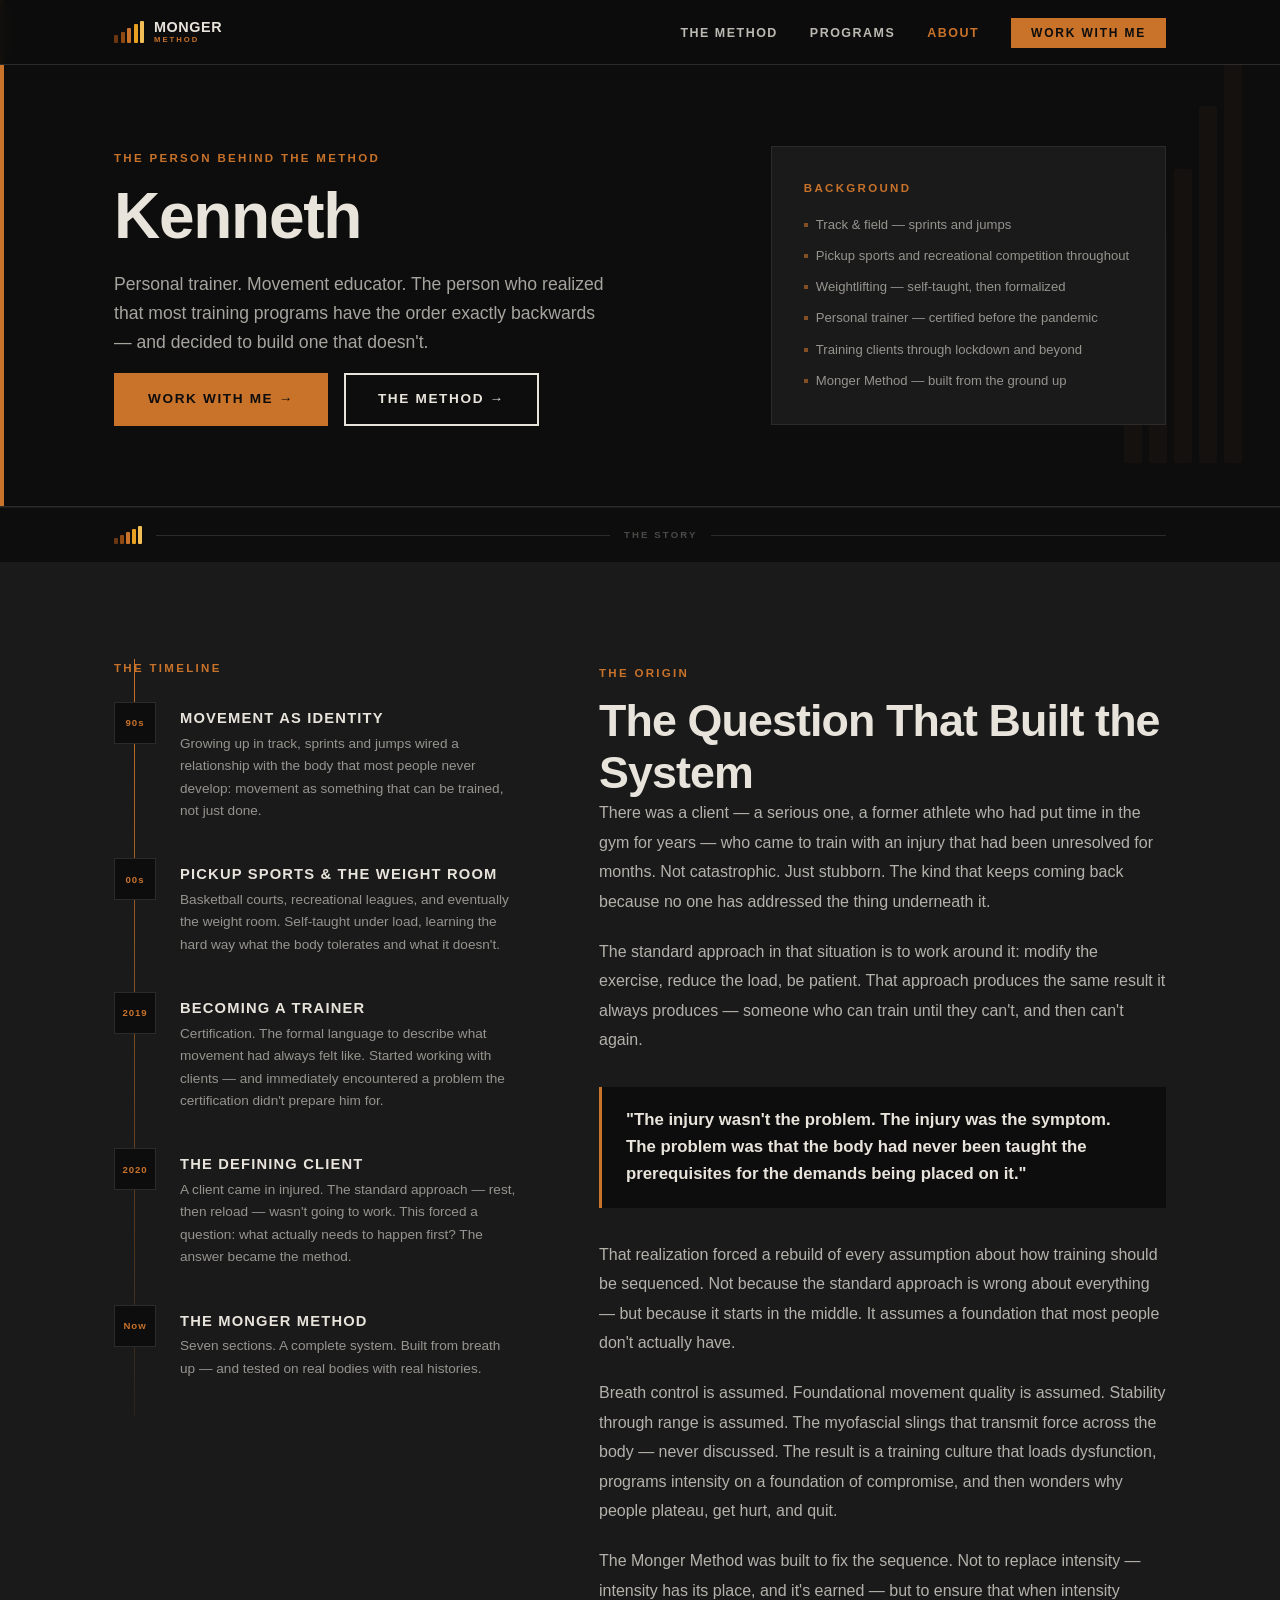
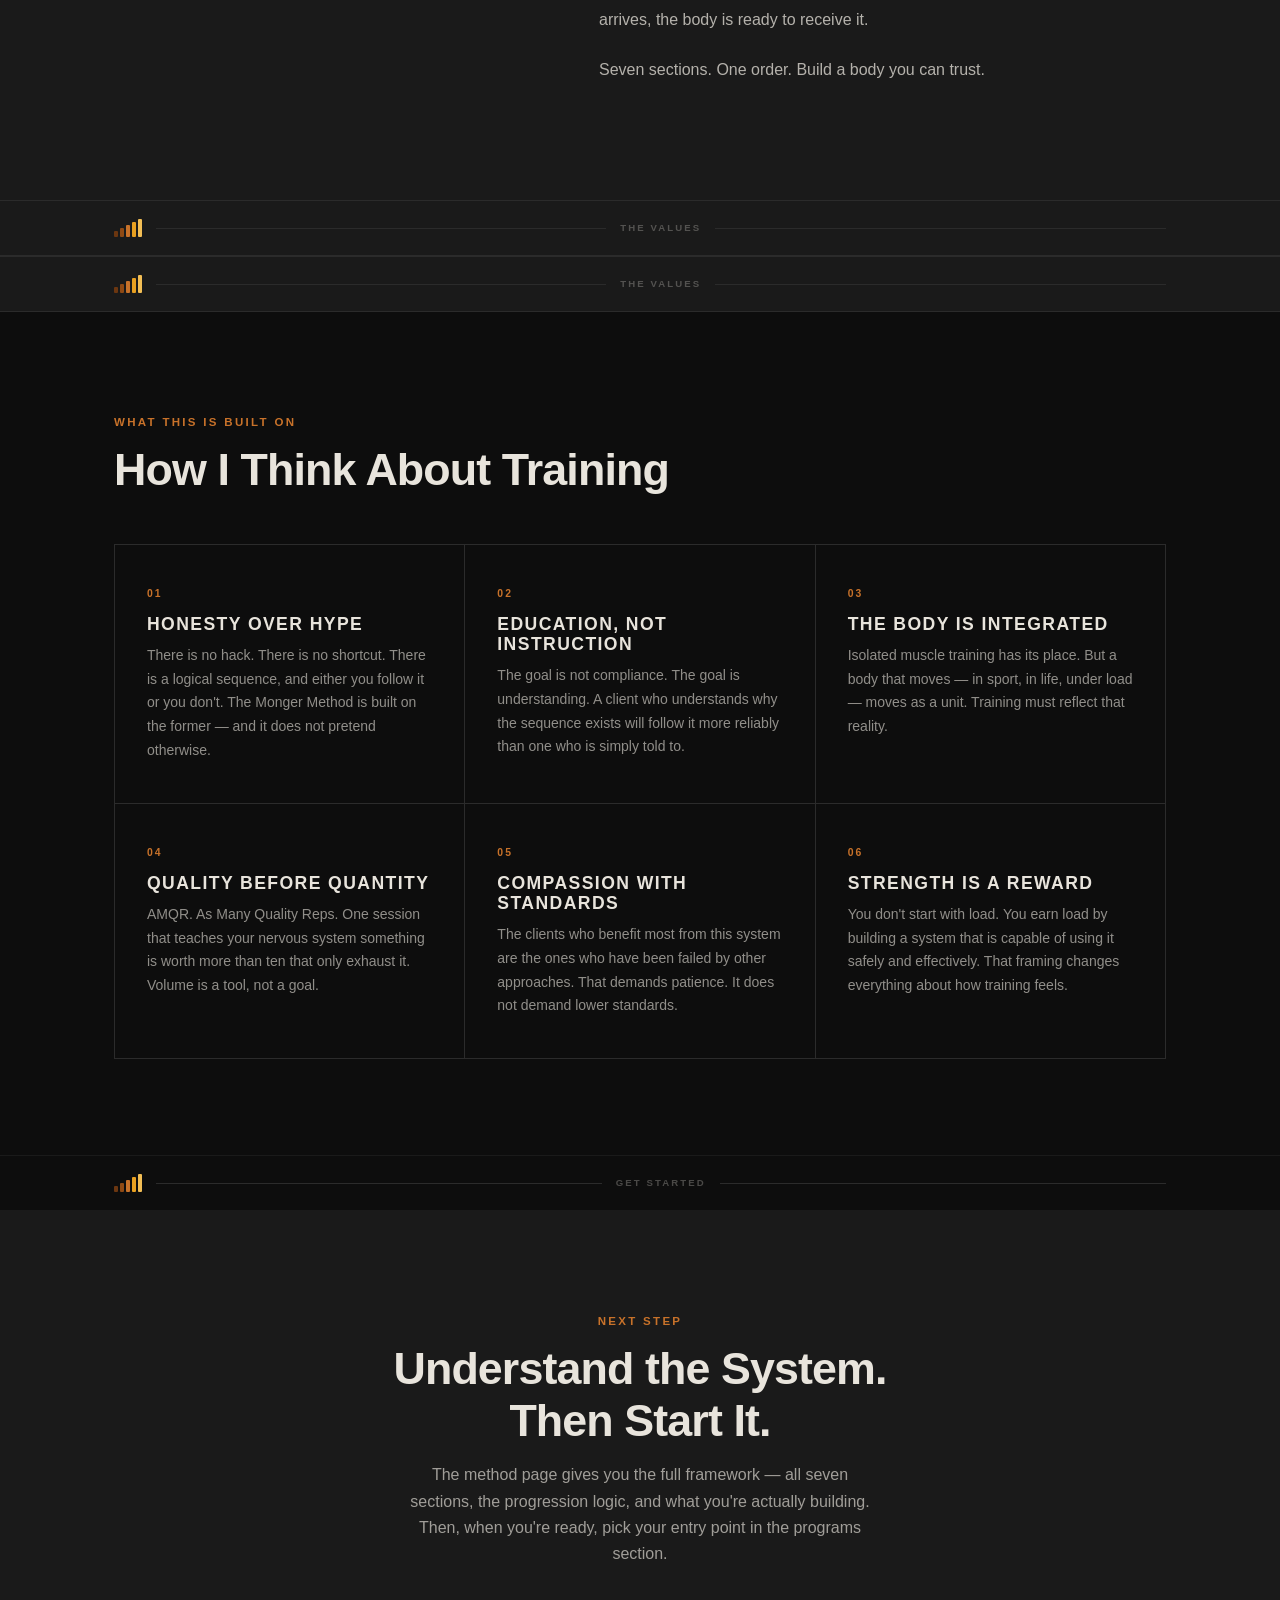
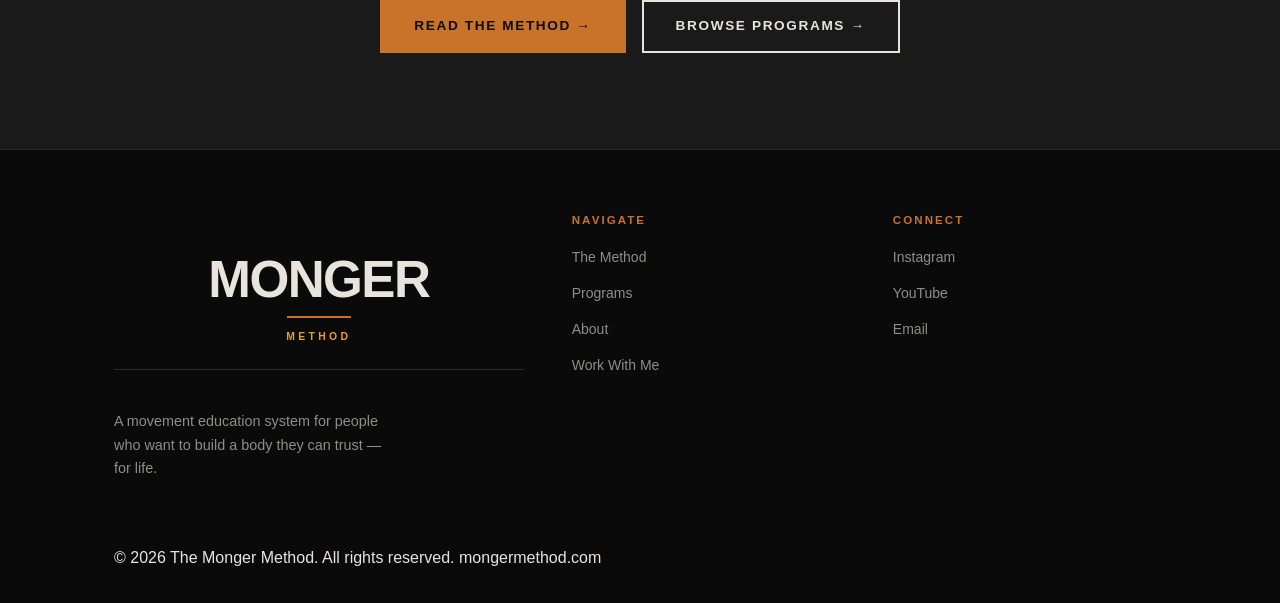
<file: about.html>
<!DOCTYPE html>
<html lang="en">
<head>
  <meta charset="UTF-8" />
  <meta name="viewport" content="width=device-width, initial-scale=1.0" />
  <title>About — Monger Method</title>
  <meta name="description" content="Kenneth — personal trainer, movement educator, and the person behind the Monger Method. The origin story, the formative client experience, and why the method exists." />
  <link rel="stylesheet" href="css/style.css" />
  <style>
    /* ── Page Hero ────────────────────────────────────────── */
    .page-hero {
      padding: 9rem 0 5rem;
      background: var(--black);
      position: relative;
      border-bottom: 1px solid var(--charcoal-2);
    }
    .page-hero::before {
      content: '';
      position: absolute;
      top: 0; left: 0;
      width: 4px;
      height: 100%;
      background: var(--orange);
    }
    .page-hero__inner {
      max-width: var(--max-width);
      margin: 0 auto;
      padding: 0 1.5rem;
      display: grid;
      grid-template-columns: 1.2fr 0.8fr;
      gap: 4rem;
      align-items: center;
    }
    .page-hero p {
      font-size: 1.1rem;
      opacity: 0.7;
      max-width: 500px;
      margin-top: 1rem;
    }
    .page-hero__badge {
      background: var(--charcoal);
      border: 1px solid var(--charcoal-2);
      padding: 2rem;
    }
    .page-hero__badge .eyebrow { margin-bottom: 1rem; display: block; }
    .page-hero__badge ul { list-style: none; display: flex; flex-direction: column; gap: 0.6rem; }
    .page-hero__badge ul li {
      font-size: 0.82rem;
      opacity: 0.6;
      display: flex;
      align-items: center;
      gap: 0.5rem;
    }
    .page-hero__badge ul li::before {
      content: '';
      display: inline-block;
      width: 4px;
      height: 4px;
      background: var(--orange);
      flex-shrink: 0;
    }

    /* ── Origin story ─────────────────────────────────────── */
    .story { padding: 6rem 0; background: var(--charcoal); }

    .story__inner {
      max-width: var(--max-width);
      margin: 0 auto;
      padding: 0 1.5rem;
      display: grid;
      grid-template-columns: 1fr 1.4fr;
      gap: 5rem;
      align-items: start;
    }

    .story__timeline {
      display: flex;
      flex-direction: column;
      gap: 0;
      position: relative;
    }

    .story__timeline::before {
      content: '';
      position: absolute;
      left: 20px; top: 0; bottom: 0;
      width: 1px;
      background: linear-gradient(to bottom, var(--orange), rgba(200,114,42,0.1));
    }

    .timeline-item {
      display: flex;
      gap: 1.5rem;
      padding-bottom: 2.25rem;
      position: relative;
    }

    .timeline-dot {
      width: 42px;
      height: 42px;
      background: var(--black);
      border: 1px solid var(--charcoal-2);
      display: flex;
      align-items: center;
      justify-content: center;
      flex-shrink: 0;
      font-size: 0.6rem;
      font-weight: 700;
      letter-spacing: 0.1em;
      color: var(--orange);
      position: relative;
      z-index: 1;
      transition: all 0.2s;
    }
    .timeline-item:hover .timeline-dot {
      background: var(--orange);
      color: var(--black);
      border-color: var(--orange);
    }

    .timeline-body { padding-top: 0.5rem; }
    .timeline-body h4 { font-size: 0.92rem; margin-bottom: 0.35rem; }
    .timeline-body p  { font-size: 0.85rem; opacity: 0.6; line-height: 1.65; margin: 0; }

    .story__text p { opacity: 0.75; font-size: 1rem; line-height: 1.85; margin-bottom: 1.25rem; }

    .story__pullquote {
      border-left: 3px solid var(--orange);
      padding: 1.25rem 1.5rem;
      background: var(--black);
      margin: 2rem 0;
    }
    .story__pullquote p {
      font-size: 1.05rem;
      font-weight: 600;
      line-height: 1.6;
      color: var(--cream);
      opacity: 1 !important;
      margin: 0;
    }

    /* ── Values ───────────────────────────────────────────── */
    .values { padding: 6rem 0; background: var(--black); }

    .values__grid {
      display: grid;
      grid-template-columns: repeat(3, 1fr);
      gap: 1px;
      background: var(--charcoal-2);
      border: 1px solid var(--charcoal-2);
      margin-top: 3rem;
    }

    .value-box {
      background: var(--black);
      padding: 2.5rem 2rem;
      transition: background 0.2s;
    }
    .value-box:hover { background: var(--charcoal); }

    .value-box__num {
      font-size: 0.65rem;
      font-weight: 700;
      letter-spacing: 0.2em;
      color: var(--orange);
      margin-bottom: 0.75rem;
    }

    .value-box h4 { margin-bottom: 0.6rem; }
    .value-box p  { font-size: 0.875rem; opacity: 0.6; margin: 0; line-height: 1.7; }

    /* ── CTA ──────────────────────────────────────────────── */
    .about-cta {
      padding: 6rem 0;
      background: var(--charcoal);
      text-align: center;
    }
    .about-cta p { max-width: 480px; margin: 1rem auto 2rem; opacity: 0.65; }

    @media (max-width: 860px) {
      .page-hero__inner { grid-template-columns: 1fr; gap: 2rem; }
      .story__inner { grid-template-columns: 1fr; gap: 3rem; }
      .values__grid { grid-template-columns: 1fr 1fr; }
    }
    @media (max-width: 540px) {
      .values__grid { grid-template-columns: 1fr; }
    }
  </style>
</head>
<body>

  <!-- ── NAV ────────────────────────────────────────────── -->
  <nav class="nav">
    <div class="nav__inner">
      <a href="index.html" class="nav__logo">
        <div class="ladder-mark" aria-hidden="true">
          <span></span><span></span><span></span><span></span><span></span>
        </div>
        <div class="nav__logo-wordmark">
          <span class="wm-top">MONGER</span>
          <span class="wm-sub">METHOD</span>
        </div>
      </a>
      <ul class="nav__links">
        <li><a href="method.html">The Method</a></li>
        <li><a href="programs.html">Programs</a></li>
        <li><a href="about.html" class="active">About</a></li>
        <li><a href="programs.html#coaching" class="nav__cta">Work With Me</a></li>
      </ul>
      <button class="nav__hamburger" aria-label="Menu">
        <span></span><span></span><span></span>
      </button>
    </div>
  </nav>

  <!-- ── PAGE HERO ──────────────────────────────────────── -->
  <section class="page-hero">
    <div class="hero__ghost" aria-hidden="true">
      <span></span><span></span><span></span><span></span><span></span>
    </div>
    <div class="page-hero__inner">
      <div class="fade-in">
        <span class="eyebrow">The Person Behind the Method</span>
        <h1>Kenneth</h1>
        <p>Personal trainer. Movement educator. The person who realized that most training programs have the order exactly backwards — and decided to build one that doesn't.</p>
        <div class="mt-4" style="display:flex;gap:1rem;flex-wrap:wrap;">
          <a href="programs.html#coaching" class="btn btn-primary">Work With Me →</a>
          <a href="method.html" class="btn btn-outline">The Method →</a>
        </div>
      </div>
      <div class="page-hero__badge fade-in">
        <span class="eyebrow">Background</span>
        <ul>
          <li>Track & field — sprints and jumps</li>
          <li>Pickup sports and recreational competition throughout</li>
          <li>Weightlifting — self-taught, then formalized</li>
          <li>Personal trainer — certified before the pandemic</li>
          <li>Training clients through lockdown and beyond</li>
          <li>Monger Method — built from the ground up</li>
        </ul>
      </div>
    </div>
  </section>

  <div class="section-divider-wrap">
    <div class="container">
      <div class="section-divider">
        <div class="section-divider__bars" aria-hidden="true">
          <span></span><span></span><span></span><span></span><span></span>
        </div>
        <div class="section-divider__rule"></div>
        <div class="section-divider__label">The Story</div>
        <div class="section-divider__rule"></div>
      </div>
    </div>
  </div>
  <!-- ── ORIGIN STORY ───────────────────────────────────── -->
  <section class="story">
    <div class="story__inner">
      <div class="story__timeline fade-in">
        <span class="eyebrow" style="margin-bottom:1.5rem;display:block;">The Timeline</span>
        <div class="timeline-item">
          <div class="timeline-dot">90s</div>
          <div class="timeline-body">
            <h4>Movement as Identity</h4>
            <p>Growing up in track, sprints and jumps wired a relationship with the body that most people never develop: movement as something that can be trained, not just done.</p>
          </div>
        </div>
        <div class="timeline-item">
          <div class="timeline-dot">00s</div>
          <div class="timeline-body">
            <h4>Pickup Sports & The Weight Room</h4>
            <p>Basketball courts, recreational leagues, and eventually the weight room. Self-taught under load, learning the hard way what the body tolerates and what it doesn't.</p>
          </div>
        </div>
        <div class="timeline-item">
          <div class="timeline-dot">2019</div>
          <div class="timeline-body">
            <h4>Becoming a Trainer</h4>
            <p>Certification. The formal language to describe what movement had always felt like. Started working with clients — and immediately encountered a problem the certification didn't prepare him for.</p>
          </div>
        </div>
        <div class="timeline-item">
          <div class="timeline-dot">2020</div>
          <div class="timeline-body">
            <h4>The Defining Client</h4>
            <p>A client came in injured. The standard approach — rest, then reload — wasn't going to work. This forced a question: what actually needs to happen first? The answer became the method.</p>
          </div>
        </div>
        <div class="timeline-item">
          <div class="timeline-dot">Now</div>
          <div class="timeline-body">
            <h4>The Monger Method</h4>
            <p>Seven sections. A complete system. Built from breath up — and tested on real bodies with real histories.</p>
          </div>
        </div>
      </div>

      <div class="story__text fade-in">
        <span class="eyebrow">The Origin</span>
        <h2>The Question That Built the System</h2>
        <p>
          There was a client — a serious one, a former athlete who had put time in the gym for years — who came to train with an injury that had been unresolved for months. Not catastrophic. Just stubborn. The kind that keeps coming back because no one has addressed the thing underneath it.
        </p>
        <p>
          The standard approach in that situation is to work around it: modify the exercise, reduce the load, be patient. That approach produces the same result it always produces — someone who can train until they can't, and then can't again.
        </p>
        <div class="story__pullquote">
          <p>"The injury wasn't the problem. The injury was the symptom. The problem was that the body had never been taught the prerequisites for the demands being placed on it."</p>
        </div>
        <p>
          That realization forced a rebuild of every assumption about how training should be sequenced. Not because the standard approach is wrong about everything — but because it starts in the middle. It assumes a foundation that most people don't actually have.
        </p>
        <p>
          Breath control is assumed. Foundational movement quality is assumed. Stability through range is assumed. The myofascial slings that transmit force across the body — never discussed. The result is a training culture that loads dysfunction, programs intensity on a foundation of compromise, and then wonders why people plateau, get hurt, and quit.
        </p>
        <p>
          The Monger Method was built to fix the sequence. Not to replace intensity — intensity has its place, and it's earned — but to ensure that when intensity arrives, the body is ready to receive it.
        </p>
        <p>
          Seven sections. One order. Build a body you can trust.
        </p>
      </div>
    </div>
  </section>

  <div class="section-divider-wrap mid">
    <div class="container">
      <div class="section-divider">
        <div class="section-divider__bars" aria-hidden="true">
          <span></span><span></span><span></span><span></span><span></span>
        </div>
        <div class="section-divider__rule"></div>
        <div class="section-divider__label">The Values</div>
        <div class="section-divider__rule"></div>
      </div>
    </div>
  </div>
  <div class="section-divider-wrap mid">
    <div class="container">
      <div class="section-divider">
        <div class="section-divider__bars" aria-hidden="true">
          <span></span><span></span><span></span><span></span><span></span>
        </div>
        <div class="section-divider__rule"></div>
        <div class="section-divider__label">The Values</div>
        <div class="section-divider__rule"></div>
      </div>
    </div>
  </div>
  <!-- ── VALUES ─────────────────────────────────────────── -->
  <section class="values">
    <div class="container">
      <div class="fade-in">
        <span class="eyebrow">What This Is Built On</span>
        <h2>How I Think About Training</h2>
      </div>
      <div class="values__grid fade-in">
        <div class="value-box">
          <div class="value-box__num">01</div>
          <h4>Honesty Over Hype</h4>
          <p>There is no hack. There is no shortcut. There is a logical sequence, and either you follow it or you don't. The Monger Method is built on the former — and it does not pretend otherwise.</p>
        </div>
        <div class="value-box">
          <div class="value-box__num">02</div>
          <h4>Education, Not Instruction</h4>
          <p>The goal is not compliance. The goal is understanding. A client who understands why the sequence exists will follow it more reliably than one who is simply told to.</p>
        </div>
        <div class="value-box">
          <div class="value-box__num">03</div>
          <h4>The Body Is Integrated</h4>
          <p>Isolated muscle training has its place. But a body that moves — in sport, in life, under load — moves as a unit. Training must reflect that reality.</p>
        </div>
        <div class="value-box">
          <div class="value-box__num">04</div>
          <h4>Quality Before Quantity</h4>
          <p>AMQR. As Many Quality Reps. One session that teaches your nervous system something is worth more than ten that only exhaust it. Volume is a tool, not a goal.</p>
        </div>
        <div class="value-box">
          <div class="value-box__num">05</div>
          <h4>Compassion With Standards</h4>
          <p>The clients who benefit most from this system are the ones who have been failed by other approaches. That demands patience. It does not demand lower standards.</p>
        </div>
        <div class="value-box">
          <div class="value-box__num">06</div>
          <h4>Strength Is a Reward</h4>
          <p>You don't start with load. You earn load by building a system that is capable of using it safely and effectively. That framing changes everything about how training feels.</p>
        </div>
      </div>
    </div>
  </section>

  <div class="section-divider-wrap">
    <div class="container">
      <div class="section-divider">
        <div class="section-divider__bars" aria-hidden="true">
          <span></span><span></span><span></span><span></span><span></span>
        </div>
        <div class="section-divider__rule"></div>
        <div class="section-divider__label">Get Started</div>
        <div class="section-divider__rule"></div>
      </div>
    </div>
  </div>
  <!-- ── ABOUT CTA ───────────────────────────────────────── -->
  <section class="about-cta">
    <div class="container fade-in">
      <span class="eyebrow">Next Step</span>
      <h2>Understand the System.<br>Then Start It.</h2>
      <p>The method page gives you the full framework — all seven sections, the progression logic, and what you're actually building. Then, when you're ready, pick your entry point in the programs section.</p>
      <div style="display:flex;gap:1rem;justify-content:center;flex-wrap:wrap;">
        <a href="method.html" class="btn btn-primary">Read the Method →</a>
        <a href="programs.html" class="btn btn-outline">Browse Programs →</a>
      </div>
    </div>
  </section>

  <!-- ── FOOTER ──────────────────────────────────────────── -->
  <footer class="footer">
    <div class="container">
      <div class="footer__grid">
        <div class="footer__brand">
          <div class="footer__stamp">
            <span class="footer__stamp-big">MONGER</span>
            <div class="footer__stamp-rule"></div>
            <span class="footer__stamp-sub">METHOD</span>
          </div>
          <p>A movement education system for people who want to build a body they can trust — for life.</p>
        </div>
        <div class="footer__col">
          <h5>Navigate</h5>
          <ul>
            <li><a href="method.html">The Method</a></li>
            <li><a href="programs.html">Programs</a></li>
            <li><a href="about.html">About</a></li>
            <li><a href="programs.html#coaching">Work With Me</a></li>
          </ul>
        </div>
        <div class="footer__col">
          <h5>Connect</h5>
          <ul>
            <li><a href="https://instagram.com" target="_blank" rel="noopener">Instagram</a></li>
            <li><a href="https://youtube.com" target="_blank" rel="noopener">YouTube</a></li>
            <li><a href="mailto:hello@mongermethod.com">Email</a></li>
          </ul>
        </div>
      </div>
      <div class="footer__bottom">
        <span>© 2026 The Monger Method. All rights reserved.</span>
        <span>mongermethod.com</span>
      </div>
    </div>
  </footer>

  <script src="js/main.js"></script>
</body>
</html>
</file>
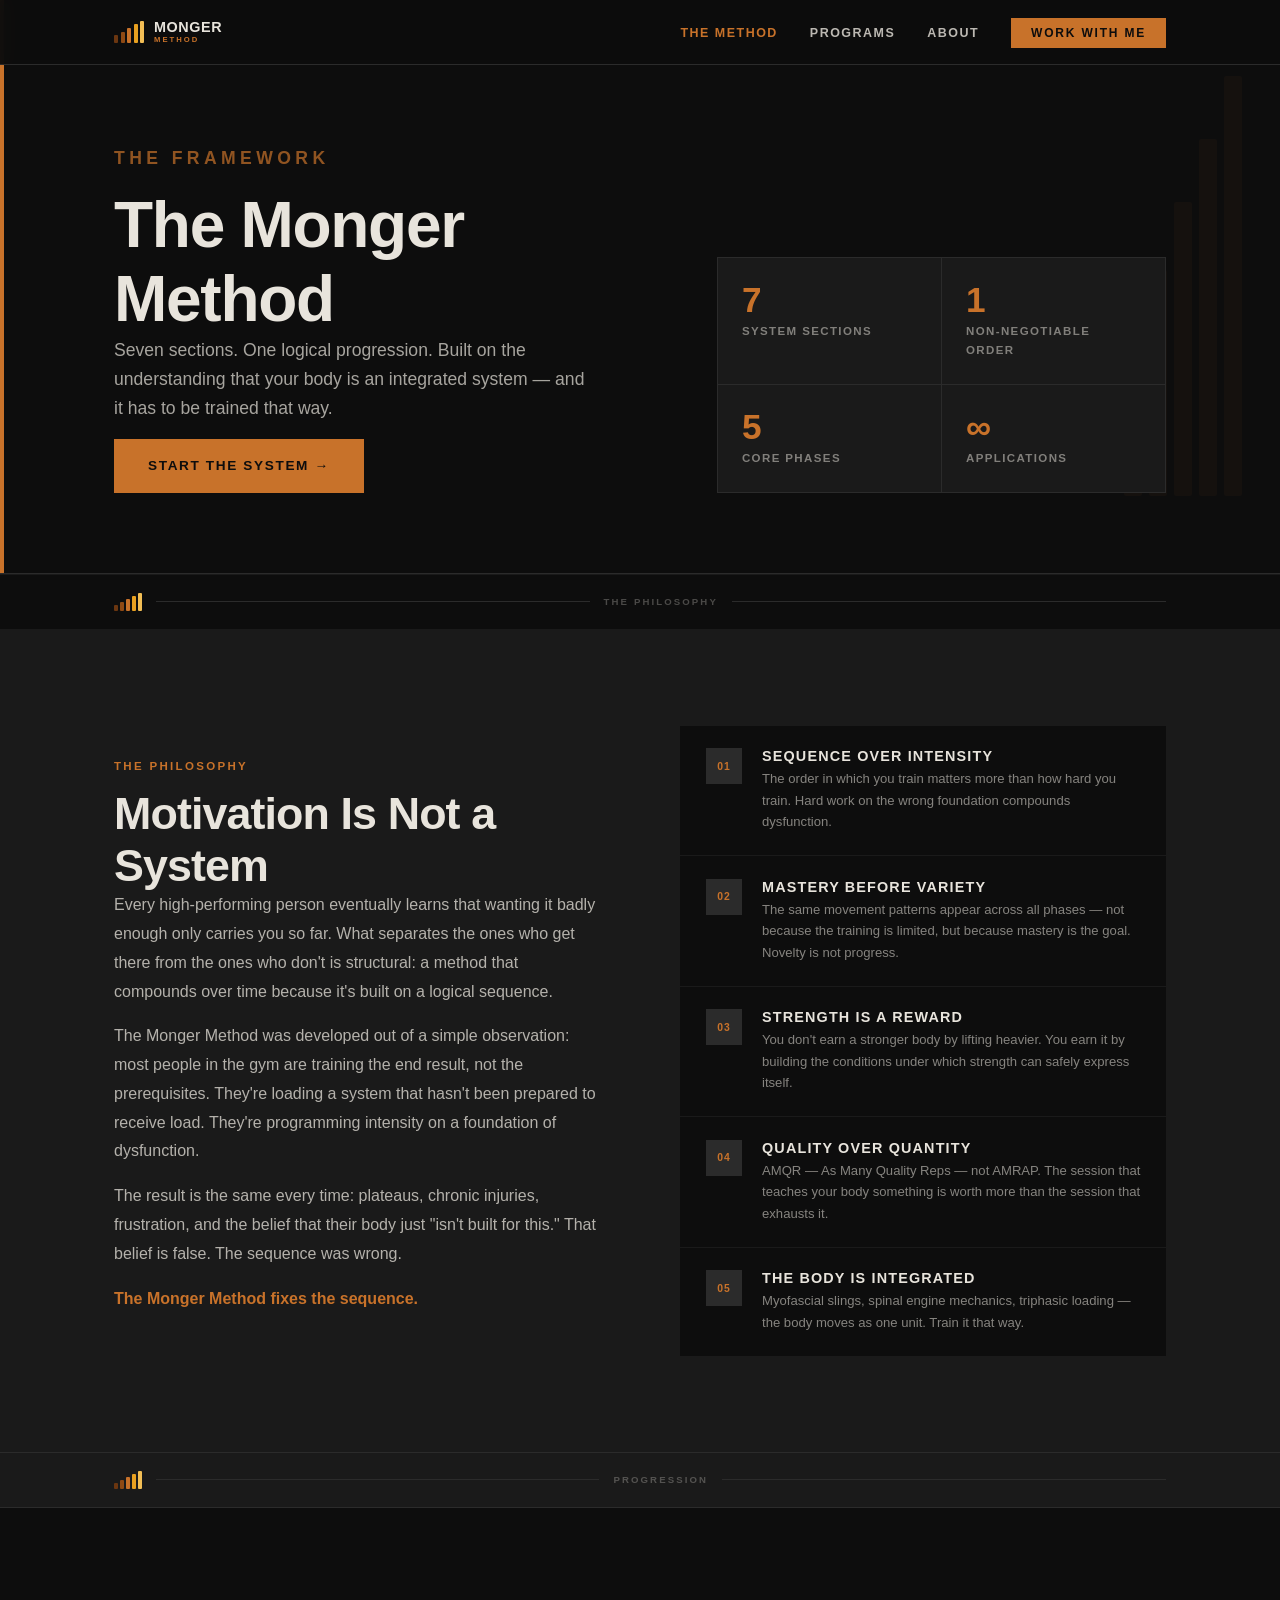
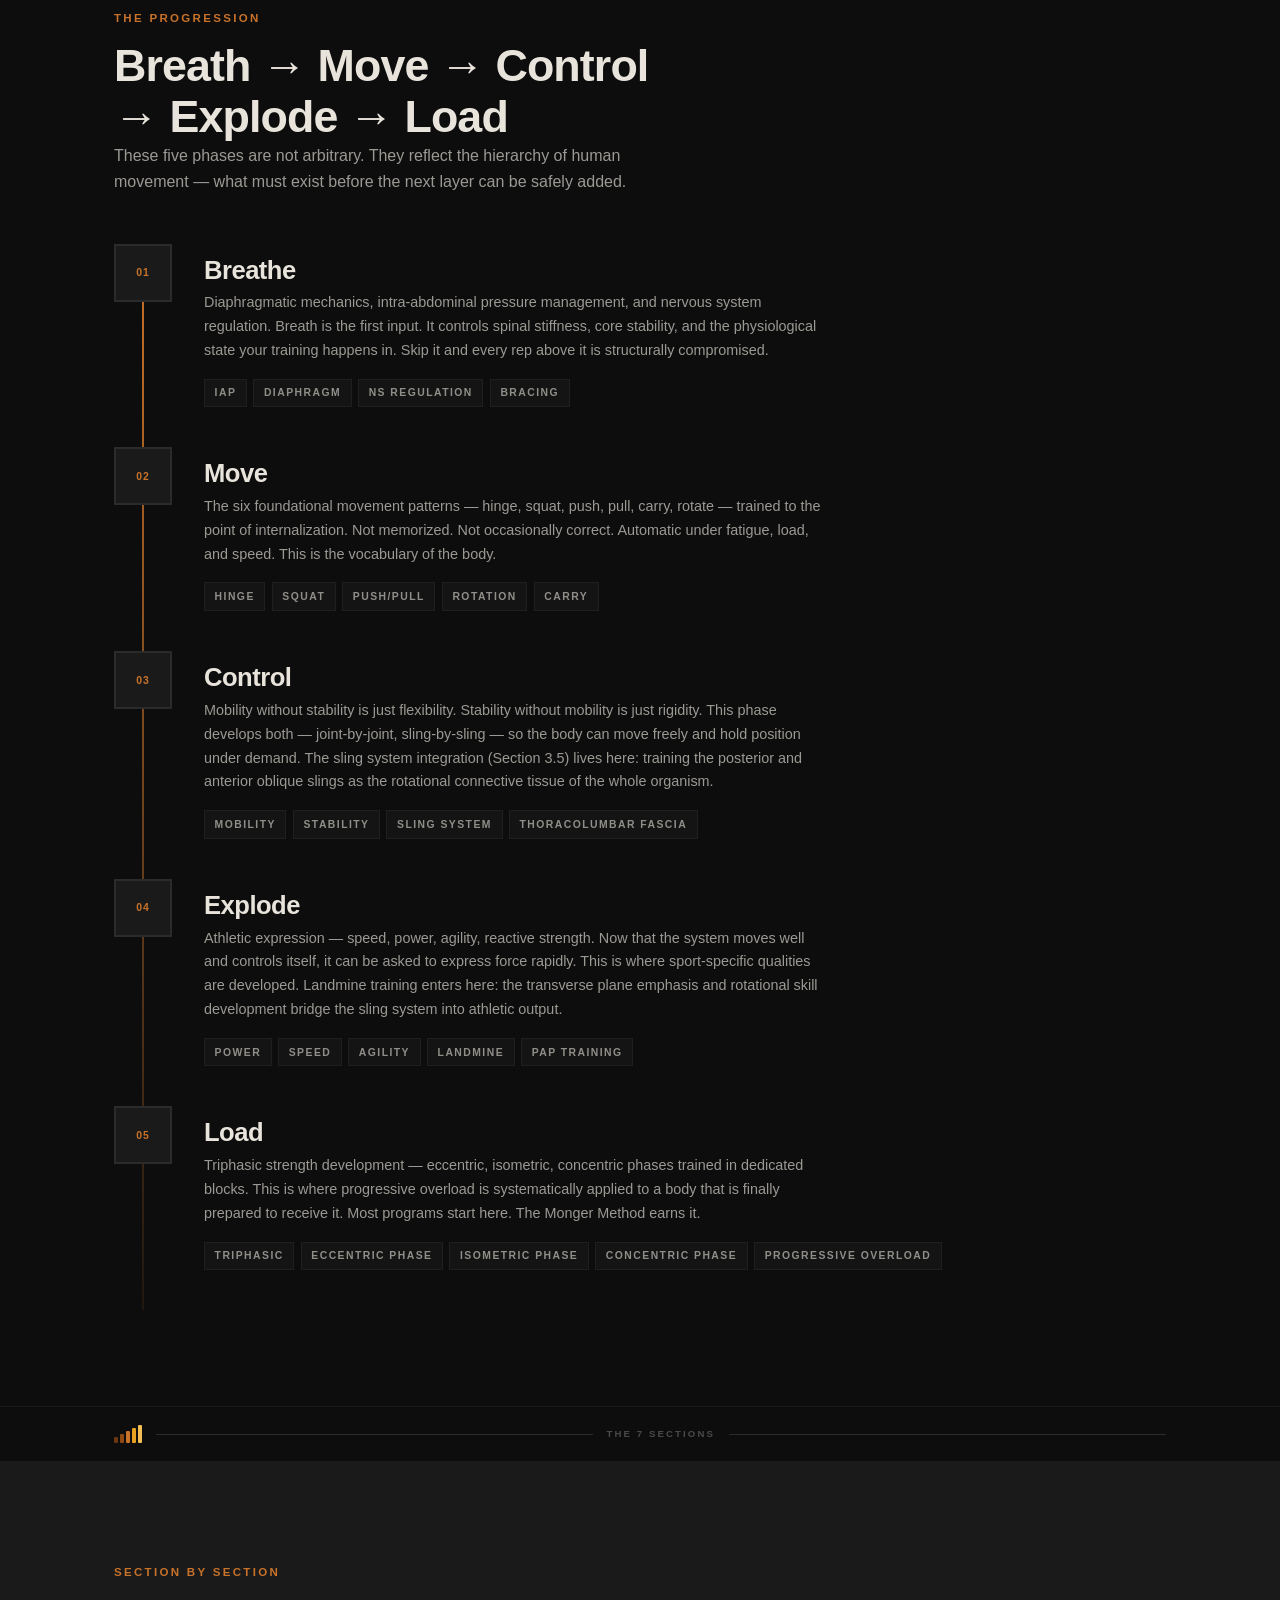
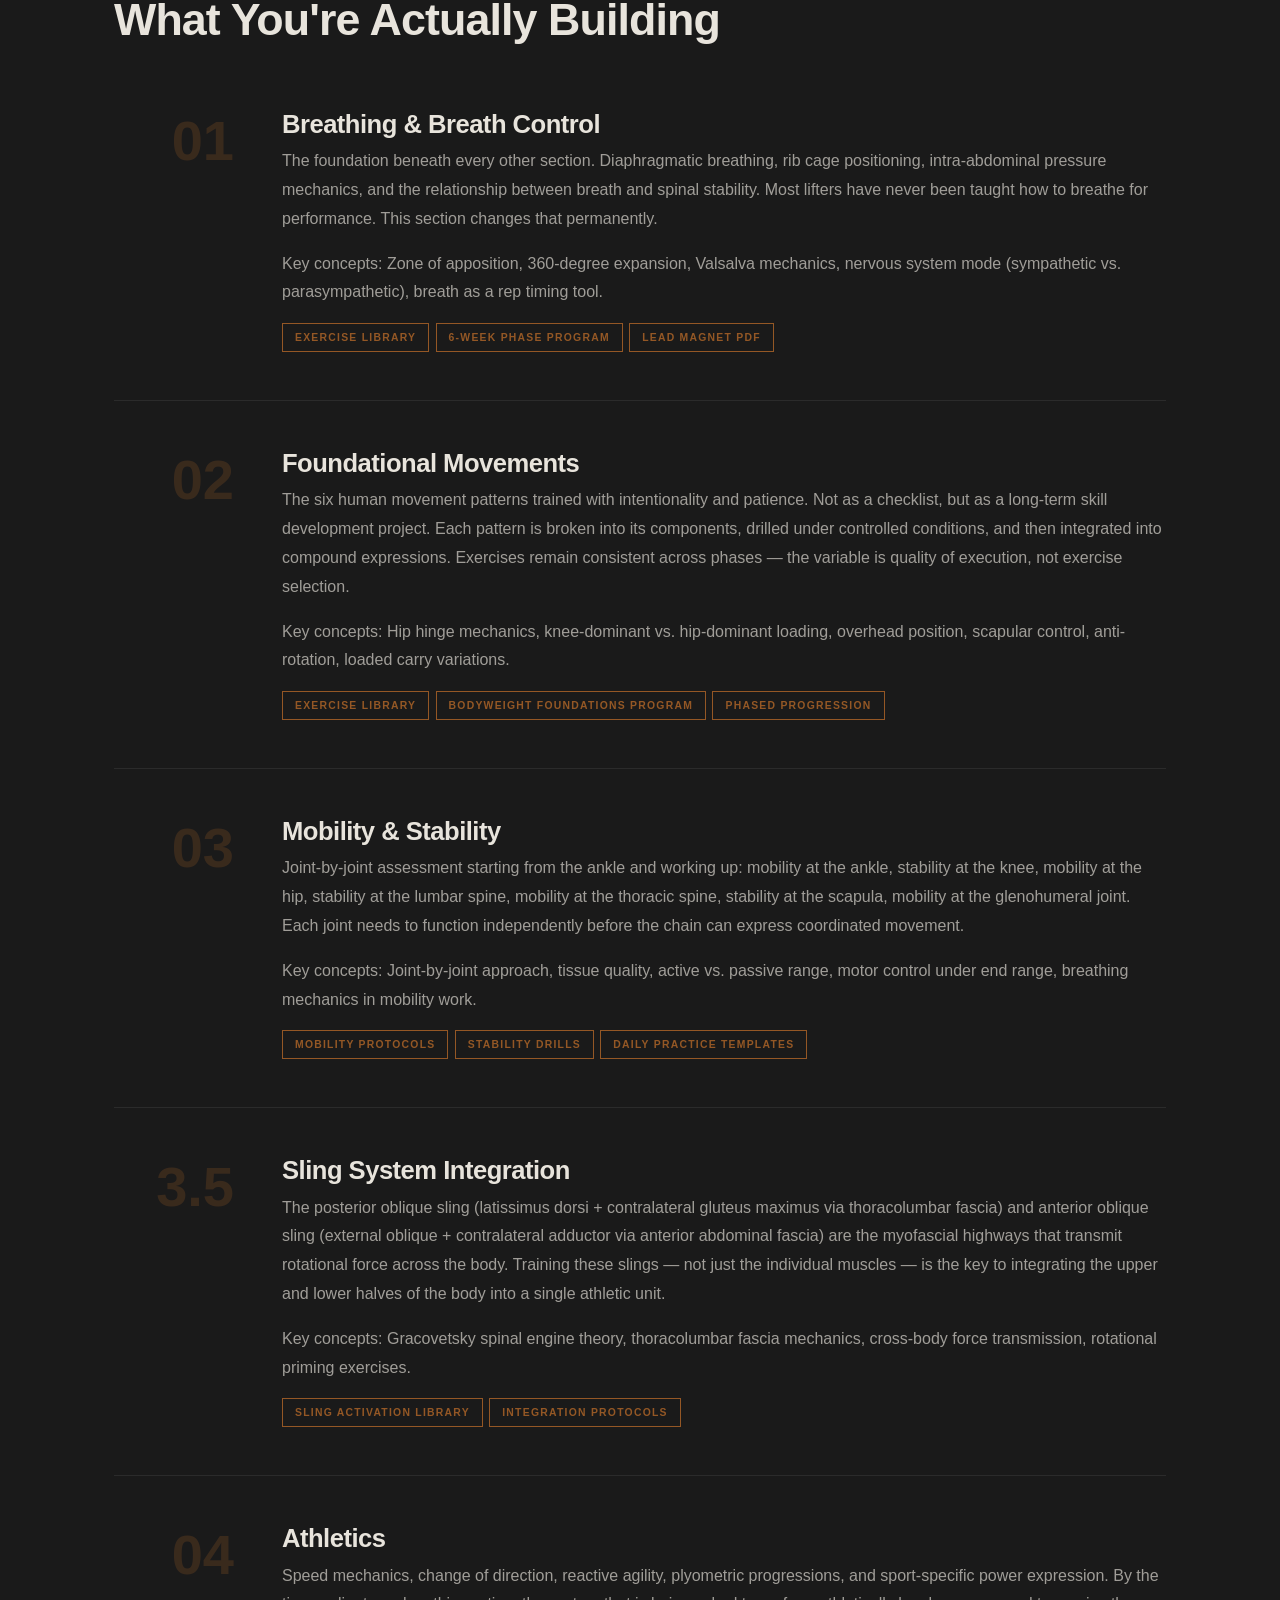
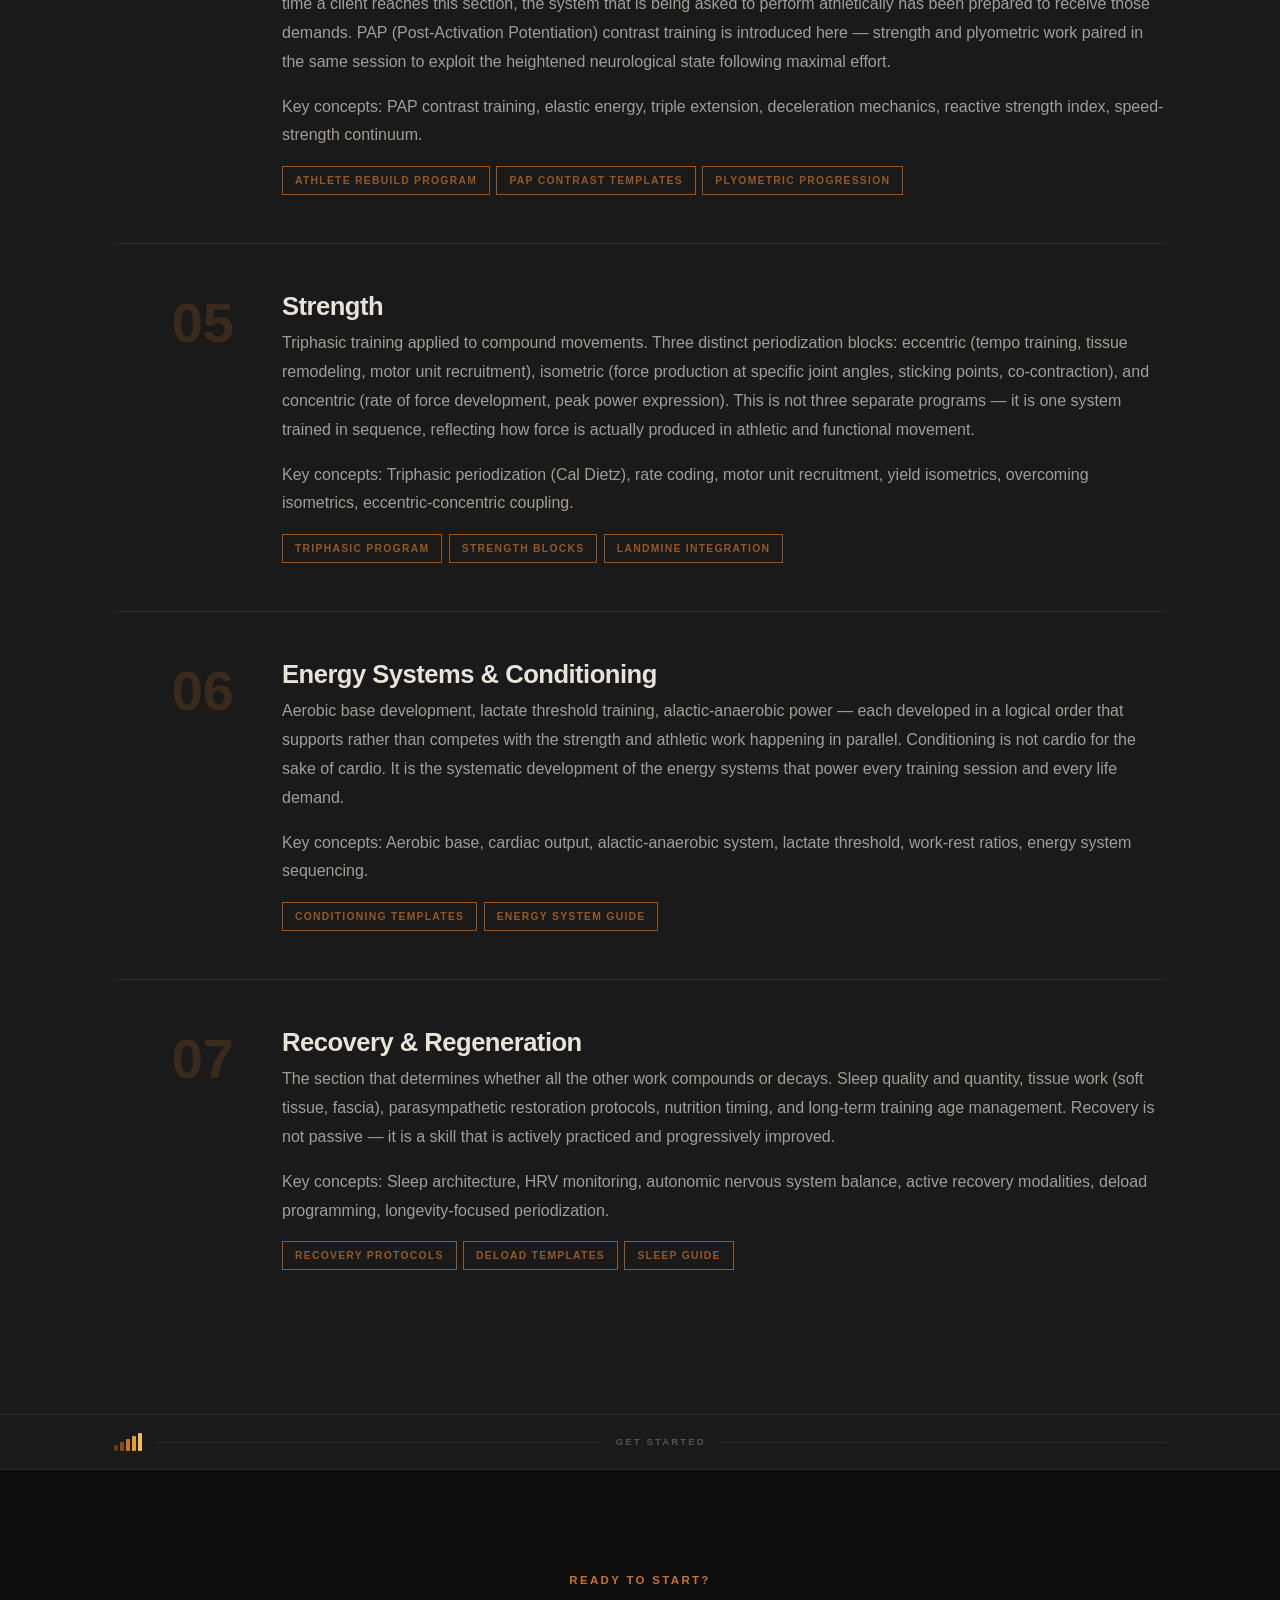
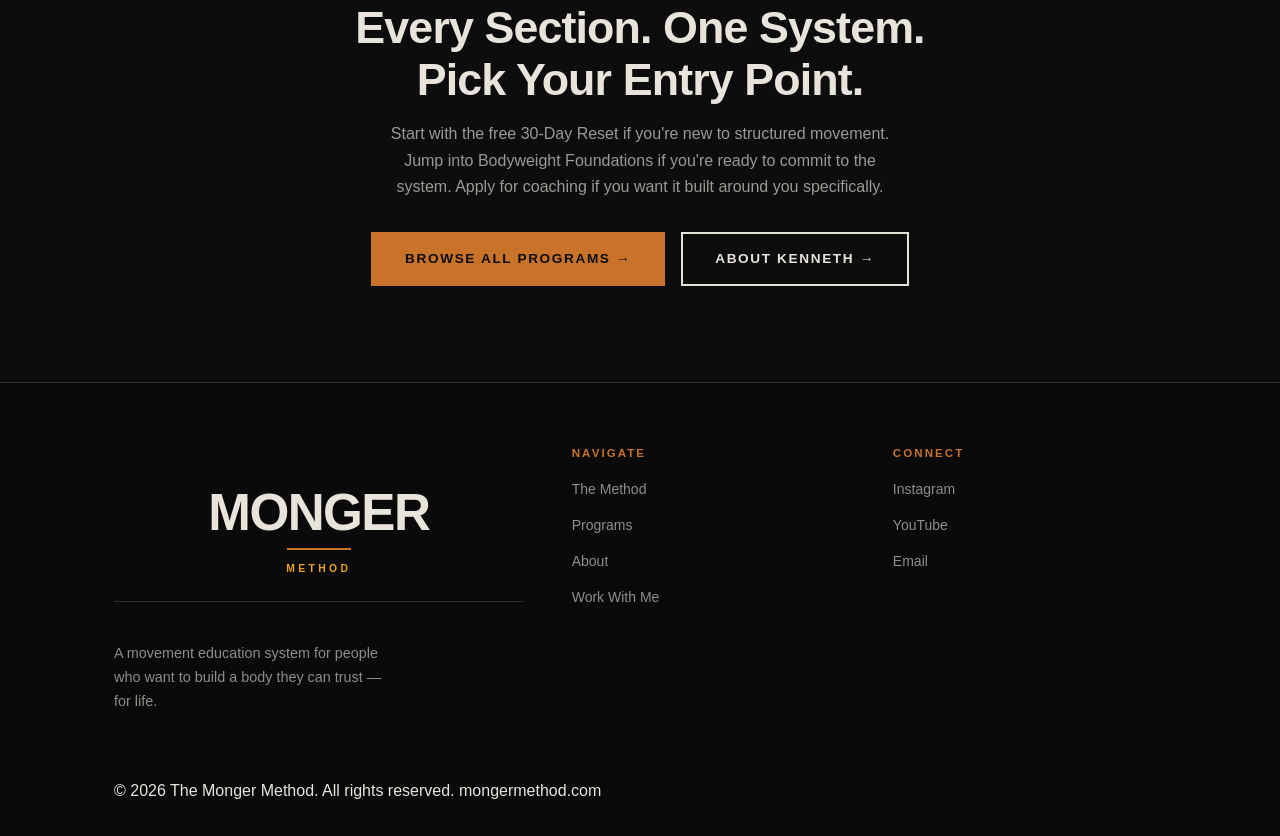
<file: method.html>
<!DOCTYPE html>
<html lang="en">
<head>
  <meta charset="UTF-8" />
  <meta name="viewport" content="width=device-width, initial-scale=1.0" />
  <title>The Method — Monger Method</title>
  <meta name="description" content="The Monger Method: a 7-section movement education system built on the progression Breath → Move → Control → Explode → Load. Strength is a reward for doing the work correctly." />
  <link rel="stylesheet" href="css/style.css" />
  <style>
    /* ── Page Hero ────────────────────────────────────────── */
    .page-hero {
      padding: 9rem 0 5rem;
      background: var(--black);
      position: relative;
      border-bottom: 1px solid var(--charcoal-2);
    }
    .page-hero::before {
      content: '';
      position: absolute;
      top: 0; left: 0;
      width: 4px;
      height: 100%;
      background: var(--orange);
    }

    .page-hero__inner {
      max-width: var(--max-width);
      margin: 0 auto;
      padding: 0 1.5rem;
      display: grid;
      grid-template-columns: 1.2fr 1fr;
      gap: 4rem;
      align-items: end;
    }

    .page-hero__kicker {
      font-size: 0.7rem;
      font-weight: 700;
      letter-spacing: 0.25em;
      text-transform: uppercase;
      color: var(--orange);
      margin-bottom: 1rem;
    }

    .page-hero p {
      font-size: 1.1rem;
      opacity: 0.7;
      max-width: 480px;
    }

    .page-hero__stats {
      display: grid;
      grid-template-columns: 1fr 1fr;
      gap: 1px;
      background: var(--charcoal-2);
      border: 1px solid var(--charcoal-2);
      align-self: end;
    }

    .stat-box {
      background: var(--charcoal);
      padding: 1.5rem;
    }

    .stat-box__num {
      font-size: 2.2rem;
      font-weight: 700;
      color: var(--orange);
      line-height: 1;
    }

    .stat-box__label {
      font-size: 0.72rem;
      font-weight: 600;
      letter-spacing: 0.12em;
      text-transform: uppercase;
      opacity: 0.5;
      margin-top: 0.3rem;
    }

    /* ── Philosophy ───────────────────────────────────────── */
    .philosophy { padding: 6rem 0; background: var(--charcoal); }

    .philosophy__grid {
      display: grid;
      grid-template-columns: 1fr 1fr;
      gap: 5rem;
      align-items: center;
    }

    .philosophy__text p { opacity: 0.75; font-size: 1rem; line-height: 1.8; }

    .philosophy__principles {
      display: flex;
      flex-direction: column;
      gap: 1px;
    }

    .principle {
      display: flex;
      align-items: flex-start;
      gap: 1.25rem;
      padding: 1.4rem 1.5rem;
      background: var(--black);
      border-left: 2px solid transparent;
      transition: border-color 0.2s, background 0.2s;
    }
    .principle:hover {
      border-color: var(--orange);
      background: rgba(200,114,42,0.04);
    }

    .principle__icon {
      width: 36px;
      height: 36px;
      background: var(--charcoal-2);
      display: flex;
      align-items: center;
      justify-content: center;
      flex-shrink: 0;
      font-size: 0.65rem;
      font-weight: 700;
      letter-spacing: 0.1em;
      color: var(--orange);
    }

    .principle h4 { font-size: 0.9rem; margin-bottom: 0.2rem; }
    .principle p  { font-size: 0.82rem; opacity: 0.55; margin: 0; }

    /* ── Progression spine ────────────────────────────────── */
    .progression { padding: 6rem 0; background: var(--black); }

    .prog-spine {
      display: flex;
      flex-direction: column;
      gap: 0;
      margin-top: 3rem;
      position: relative;
    }

    .prog-spine::before {
      content: '';
      position: absolute;
      left: 28px;
      top: 0; bottom: 0;
      width: 2px;
      background: linear-gradient(to bottom, var(--orange) 0%, rgba(200,114,42,0.1) 100%);
    }

    .prog-node {
      display: flex;
      align-items: flex-start;
      gap: 2rem;
      padding: 0 0 2.5rem 0;
      position: relative;
    }

    .prog-node__dot {
      width: 58px;
      height: 58px;
      background: var(--charcoal);
      border: 2px solid var(--charcoal-2);
      display: flex;
      align-items: center;
      justify-content: center;
      flex-shrink: 0;
      font-size: 0.65rem;
      font-weight: 700;
      letter-spacing: 0.1em;
      color: var(--orange);
      position: relative;
      z-index: 1;
      transition: all 0.2s;
    }

    .prog-node:hover .prog-node__dot {
      background: var(--orange);
      color: var(--black);
      border-color: var(--orange);
    }

    .prog-node__body { padding-top: 0.75rem; }
    .prog-node__body h3 { margin-bottom: 0.4rem; }
    .prog-node__body p  { font-size: 0.9rem; opacity: 0.65; max-width: 620px; }

    .prog-node__tags {
      display: flex;
      flex-wrap: wrap;
      gap: 0.4rem;
      margin-top: 0.75rem;
    }

    .tag {
      font-size: 0.65rem;
      font-weight: 700;
      letter-spacing: 0.14em;
      text-transform: uppercase;
      padding: 0.3rem 0.6rem;
      background: var(--charcoal);
      border: 1px solid var(--charcoal-2);
      color: var(--cream);
      opacity: 0.6;
    }

    /* ── Sections deep dive ───────────────────────────────── */
    .sections-deep { padding: 6rem 0; background: var(--charcoal); }

    .section-item {
      display: grid;
      grid-template-columns: 120px 1fr;
      gap: 3rem;
      padding: 3rem 0;
      border-bottom: 1px solid var(--charcoal-2);
      align-items: start;
    }
    .section-item:last-child { border-bottom: none; }

    .section-item__num {
      font-size: 3.5rem;
      font-weight: 700;
      color: var(--orange);
      opacity: 0.18;
      line-height: 1;
      text-align: right;
      padding-top: 0.2rem;
    }

    .section-item__content h3 { margin-bottom: 0.5rem; }
    .section-item__content p  { opacity: 0.65; line-height: 1.8; margin-bottom: 1rem; }

    .section-item__deliverables {
      display: flex;
      flex-wrap: wrap;
      gap: 0.4rem;
      margin-top: 0.75rem;
    }

    .deliverable-tag {
      font-size: 0.65rem;
      font-weight: 700;
      letter-spacing: 0.12em;
      text-transform: uppercase;
      padding: 0.3rem 0.75rem;
      border: 1px solid var(--orange);
      color: var(--orange);
      opacity: 0.7;
    }

    /* ── CTA ──────────────────────────────────────────────── */
    .method-cta {
      padding: 6rem 0;
      background: var(--black);
      text-align: center;
    }
    .method-cta p { max-width: 520px; margin: 1rem auto 2rem; opacity: 0.65; }

    @media (max-width: 860px) {
      .page-hero__inner { grid-template-columns: 1fr; gap: 3rem; }
      .philosophy__grid { grid-template-columns: 1fr; gap: 3rem; }
      .section-item { grid-template-columns: 60px 1fr; gap: 1.5rem; }
      .section-item__num { font-size: 2.5rem; }
    }
  </style>
</head>
<body>

  <!-- ── NAV ────────────────────────────────────────────── -->
  <nav class="nav">
    <div class="nav__inner">
      <a href="index.html" class="nav__logo">
        <div class="ladder-mark" aria-hidden="true">
          <span></span><span></span><span></span><span></span><span></span>
        </div>
        <div class="nav__logo-wordmark">
          <span class="wm-top">MONGER</span>
          <span class="wm-sub">METHOD</span>
        </div>
      </a>
      <ul class="nav__links">
        <li><a href="method.html" class="active">The Method</a></li>
        <li><a href="programs.html">Programs</a></li>
        <li><a href="about.html">About</a></li>
        <li><a href="programs.html#coaching" class="nav__cta">Work With Me</a></li>
      </ul>
      <button class="nav__hamburger" aria-label="Menu">
        <span></span><span></span><span></span>
      </button>
    </div>
  </nav>

  <!-- ── PAGE HERO ──────────────────────────────────────── -->
  <section class="page-hero">
    <div class="hero__ghost" aria-hidden="true">
      <span></span><span></span><span></span><span></span><span></span>
    </div>
    <div class="page-hero__inner">
      <div class="fade-in">
        <p class="page-hero__kicker">The Framework</p>
        <h1>The Monger<br>Method</h1>
        <p>Seven sections. One logical progression. Built on the understanding that your body is an integrated system — and it has to be trained that way.</p>
        <div class="mt-4">
          <a href="programs.html" class="btn btn-primary">Start the System →</a>
        </div>
      </div>
      <div class="page-hero__stats fade-in">
        <div class="stat-box">
          <div class="stat-box__num">7</div>
          <div class="stat-box__label">System Sections</div>
        </div>
        <div class="stat-box">
          <div class="stat-box__num">1</div>
          <div class="stat-box__label">Non-Negotiable Order</div>
        </div>
        <div class="stat-box">
          <div class="stat-box__num">5</div>
          <div class="stat-box__label">Core Phases</div>
        </div>
        <div class="stat-box">
          <div class="stat-box__num">∞</div>
          <div class="stat-box__label">Applications</div>
        </div>
      </div>
    </div>
  </section>

  <div class="section-divider-wrap">
    <div class="container">
      <div class="section-divider">
        <div class="section-divider__bars" aria-hidden="true">
          <span></span><span></span><span></span><span></span><span></span>
        </div>
        <div class="section-divider__rule"></div>
        <div class="section-divider__label">The Philosophy</div>
        <div class="section-divider__rule"></div>
      </div>
    </div>
  </div>
  <!-- ── PHILOSOPHY ─────────────────────────────────────── -->
  <section class="philosophy">
    <div class="container">
      <div class="philosophy__grid">
        <div class="philosophy__text fade-in">
          <span class="eyebrow">The Philosophy</span>
          <h2>Motivation Is Not a System</h2>
          <p>Every high-performing person eventually learns that wanting it badly enough only carries you so far. What separates the ones who get there from the ones who don't is structural: a method that compounds over time because it's built on a logical sequence.</p>
          <p>The Monger Method was developed out of a simple observation: most people in the gym are training the end result, not the prerequisites. They're loading a system that hasn't been prepared to receive load. They're programming intensity on a foundation of dysfunction.</p>
          <p>The result is the same every time: plateaus, chronic injuries, frustration, and the belief that their body just "isn't built for this." That belief is false. The sequence was wrong.</p>
          <p style="color:var(--orange);font-weight:700;opacity:1;">The Monger Method fixes the sequence.</p>
        </div>
        <div class="philosophy__principles fade-in">
          <div class="principle">
            <div class="principle__icon">01</div>
            <div>
              <h4>Sequence Over Intensity</h4>
              <p>The order in which you train matters more than how hard you train. Hard work on the wrong foundation compounds dysfunction.</p>
            </div>
          </div>
          <div class="principle">
            <div class="principle__icon">02</div>
            <div>
              <h4>Mastery Before Variety</h4>
              <p>The same movement patterns appear across all phases — not because the training is limited, but because mastery is the goal. Novelty is not progress.</p>
            </div>
          </div>
          <div class="principle">
            <div class="principle__icon">03</div>
            <div>
              <h4>Strength Is a Reward</h4>
              <p>You don't earn a stronger body by lifting heavier. You earn it by building the conditions under which strength can safely express itself.</p>
            </div>
          </div>
          <div class="principle">
            <div class="principle__icon">04</div>
            <div>
              <h4>Quality Over Quantity</h4>
              <p>AMQR — As Many Quality Reps — not AMRAP. The session that teaches your body something is worth more than the session that exhausts it.</p>
            </div>
          </div>
          <div class="principle">
            <div class="principle__icon">05</div>
            <div>
              <h4>The Body Is Integrated</h4>
              <p>Myofascial slings, spinal engine mechanics, triphasic loading — the body moves as one unit. Train it that way.</p>
            </div>
          </div>
        </div>
      </div>
    </div>
  </section>

  <div class="section-divider-wrap mid">
    <div class="container">
      <div class="section-divider">
        <div class="section-divider__bars" aria-hidden="true">
          <span></span><span></span><span></span><span></span><span></span>
        </div>
        <div class="section-divider__rule"></div>
        <div class="section-divider__label">Progression</div>
        <div class="section-divider__rule"></div>
      </div>
    </div>
  </div>
  <!-- ── PROGRESSION SPINE ──────────────────────────────── -->
  <section class="progression">
    <div class="container">
      <div class="fade-in" style="max-width:560px;">
        <span class="eyebrow">The Progression</span>
        <h2>Breath → Move → Control → Explode → Load</h2>
        <p style="opacity:0.65;">These five phases are not arbitrary. They reflect the hierarchy of human movement — what must exist before the next layer can be safely added.</p>
      </div>
      <div class="prog-spine fade-in">
        <div class="prog-node">
          <div class="prog-node__dot">01</div>
          <div class="prog-node__body">
            <h3>Breathe</h3>
            <p>Diaphragmatic mechanics, intra-abdominal pressure management, and nervous system regulation. Breath is the first input. It controls spinal stiffness, core stability, and the physiological state your training happens in. Skip it and every rep above it is structurally compromised.</p>
            <div class="prog-node__tags">
              <span class="tag">IAP</span>
              <span class="tag">Diaphragm</span>
              <span class="tag">NS Regulation</span>
              <span class="tag">Bracing</span>
            </div>
          </div>
        </div>
        <div class="prog-node">
          <div class="prog-node__dot">02</div>
          <div class="prog-node__body">
            <h3>Move</h3>
            <p>The six foundational movement patterns — hinge, squat, push, pull, carry, rotate — trained to the point of internalization. Not memorized. Not occasionally correct. Automatic under fatigue, load, and speed. This is the vocabulary of the body.</p>
            <div class="prog-node__tags">
              <span class="tag">Hinge</span>
              <span class="tag">Squat</span>
              <span class="tag">Push/Pull</span>
              <span class="tag">Rotation</span>
              <span class="tag">Carry</span>
            </div>
          </div>
        </div>
        <div class="prog-node">
          <div class="prog-node__dot">03</div>
          <div class="prog-node__body">
            <h3>Control</h3>
            <p>Mobility without stability is just flexibility. Stability without mobility is just rigidity. This phase develops both — joint-by-joint, sling-by-sling — so the body can move freely and hold position under demand. The sling system integration (Section 3.5) lives here: training the posterior and anterior oblique slings as the rotational connective tissue of the whole organism.</p>
            <div class="prog-node__tags">
              <span class="tag">Mobility</span>
              <span class="tag">Stability</span>
              <span class="tag">Sling System</span>
              <span class="tag">Thoracolumbar Fascia</span>
            </div>
          </div>
        </div>
        <div class="prog-node">
          <div class="prog-node__dot">04</div>
          <div class="prog-node__body">
            <h3>Explode</h3>
            <p>Athletic expression — speed, power, agility, reactive strength. Now that the system moves well and controls itself, it can be asked to express force rapidly. This is where sport-specific qualities are developed. Landmine training enters here: the transverse plane emphasis and rotational skill development bridge the sling system into athletic output.</p>
            <div class="prog-node__tags">
              <span class="tag">Power</span>
              <span class="tag">Speed</span>
              <span class="tag">Agility</span>
              <span class="tag">Landmine</span>
              <span class="tag">PAP Training</span>
            </div>
          </div>
        </div>
        <div class="prog-node">
          <div class="prog-node__dot">05</div>
          <div class="prog-node__body">
            <h3>Load</h3>
            <p>Triphasic strength development — eccentric, isometric, concentric phases trained in dedicated blocks. This is where progressive overload is systematically applied to a body that is finally prepared to receive it. Most programs start here. The Monger Method earns it.</p>
            <div class="prog-node__tags">
              <span class="tag">Triphasic</span>
              <span class="tag">Eccentric Phase</span>
              <span class="tag">Isometric Phase</span>
              <span class="tag">Concentric Phase</span>
              <span class="tag">Progressive Overload</span>
            </div>
          </div>
        </div>
      </div>
    </div>
  </section>

  <div class="section-divider-wrap">
    <div class="container">
      <div class="section-divider">
        <div class="section-divider__bars" aria-hidden="true">
          <span></span><span></span><span></span><span></span><span></span>
        </div>
        <div class="section-divider__rule"></div>
        <div class="section-divider__label">The 7 Sections</div>
        <div class="section-divider__rule"></div>
      </div>
    </div>
  </div>
  <!-- ── SECTIONS DEEP DIVE ─────────────────────────────── -->
  <section class="sections-deep">
    <div class="container">
      <div class="fade-in" style="margin-bottom:1rem;">
        <span class="eyebrow">Section by Section</span>
        <h2>What You're Actually Building</h2>
      </div>

      <div class="section-item fade-in">
        <div class="section-item__num">01</div>
        <div class="section-item__content">
          <h3>Breathing &amp; Breath Control</h3>
          <p>The foundation beneath every other section. Diaphragmatic breathing, rib cage positioning, intra-abdominal pressure mechanics, and the relationship between breath and spinal stability. Most lifters have never been taught how to breathe for performance. This section changes that permanently.</p>
          <p>Key concepts: Zone of apposition, 360-degree expansion, Valsalva mechanics, nervous system mode (sympathetic vs. parasympathetic), breath as a rep timing tool.</p>
          <div class="section-item__deliverables">
            <span class="deliverable-tag">Exercise Library</span>
            <span class="deliverable-tag">6-Week Phase Program</span>
            <span class="deliverable-tag">Lead Magnet PDF</span>
          </div>
        </div>
      </div>

      <div class="section-item fade-in">
        <div class="section-item__num">02</div>
        <div class="section-item__content">
          <h3>Foundational Movements</h3>
          <p>The six human movement patterns trained with intentionality and patience. Not as a checklist, but as a long-term skill development project. Each pattern is broken into its components, drilled under controlled conditions, and then integrated into compound expressions. Exercises remain consistent across phases — the variable is quality of execution, not exercise selection.</p>
          <p>Key concepts: Hip hinge mechanics, knee-dominant vs. hip-dominant loading, overhead position, scapular control, anti-rotation, loaded carry variations.</p>
          <div class="section-item__deliverables">
            <span class="deliverable-tag">Exercise Library</span>
            <span class="deliverable-tag">Bodyweight Foundations Program</span>
            <span class="deliverable-tag">Phased Progression</span>
          </div>
        </div>
      </div>

      <div class="section-item fade-in">
        <div class="section-item__num">03</div>
        <div class="section-item__content">
          <h3>Mobility &amp; Stability</h3>
          <p>Joint-by-joint assessment starting from the ankle and working up: mobility at the ankle, stability at the knee, mobility at the hip, stability at the lumbar spine, mobility at the thoracic spine, stability at the scapula, mobility at the glenohumeral joint. Each joint needs to function independently before the chain can express coordinated movement.</p>
          <p>Key concepts: Joint-by-joint approach, tissue quality, active vs. passive range, motor control under end range, breathing mechanics in mobility work.</p>
          <div class="section-item__deliverables">
            <span class="deliverable-tag">Mobility Protocols</span>
            <span class="deliverable-tag">Stability Drills</span>
            <span class="deliverable-tag">Daily Practice Templates</span>
          </div>
        </div>
      </div>

      <div class="section-item fade-in">
        <div class="section-item__num">3.5</div>
        <div class="section-item__content">
          <h3>Sling System Integration</h3>
          <p>The posterior oblique sling (latissimus dorsi + contralateral gluteus maximus via thoracolumbar fascia) and anterior oblique sling (external oblique + contralateral adductor via anterior abdominal fascia) are the myofascial highways that transmit rotational force across the body. Training these slings — not just the individual muscles — is the key to integrating the upper and lower halves of the body into a single athletic unit.</p>
          <p>Key concepts: Gracovetsky spinal engine theory, thoracolumbar fascia mechanics, cross-body force transmission, rotational priming exercises.</p>
          <div class="section-item__deliverables">
            <span class="deliverable-tag">Sling Activation Library</span>
            <span class="deliverable-tag">Integration Protocols</span>
          </div>
        </div>
      </div>

      <div class="section-item fade-in">
        <div class="section-item__num">04</div>
        <div class="section-item__content">
          <h3>Athletics</h3>
          <p>Speed mechanics, change of direction, reactive agility, plyometric progressions, and sport-specific power expression. By the time a client reaches this section, the system that is being asked to perform athletically has been prepared to receive those demands. PAP (Post-Activation Potentiation) contrast training is introduced here — strength and plyometric work paired in the same session to exploit the heightened neurological state following maximal effort.</p>
          <p>Key concepts: PAP contrast training, elastic energy, triple extension, deceleration mechanics, reactive strength index, speed-strength continuum.</p>
          <div class="section-item__deliverables">
            <span class="deliverable-tag">Athlete Rebuild Program</span>
            <span class="deliverable-tag">PAP Contrast Templates</span>
            <span class="deliverable-tag">Plyometric Progression</span>
          </div>
        </div>
      </div>

      <div class="section-item fade-in">
        <div class="section-item__num">05</div>
        <div class="section-item__content">
          <h3>Strength</h3>
          <p>Triphasic training applied to compound movements. Three distinct periodization blocks: eccentric (tempo training, tissue remodeling, motor unit recruitment), isometric (force production at specific joint angles, sticking points, co-contraction), and concentric (rate of force development, peak power expression). This is not three separate programs — it is one system trained in sequence, reflecting how force is actually produced in athletic and functional movement.</p>
          <p>Key concepts: Triphasic periodization (Cal Dietz), rate coding, motor unit recruitment, yield isometrics, overcoming isometrics, eccentric-concentric coupling.</p>
          <div class="section-item__deliverables">
            <span class="deliverable-tag">Triphasic Program</span>
            <span class="deliverable-tag">Strength Blocks</span>
            <span class="deliverable-tag">Landmine Integration</span>
          </div>
        </div>
      </div>

      <div class="section-item fade-in">
        <div class="section-item__num">06</div>
        <div class="section-item__content">
          <h3>Energy Systems &amp; Conditioning</h3>
          <p>Aerobic base development, lactate threshold training, alactic-anaerobic power — each developed in a logical order that supports rather than competes with the strength and athletic work happening in parallel. Conditioning is not cardio for the sake of cardio. It is the systematic development of the energy systems that power every training session and every life demand.</p>
          <p>Key concepts: Aerobic base, cardiac output, alactic-anaerobic system, lactate threshold, work-rest ratios, energy system sequencing.</p>
          <div class="section-item__deliverables">
            <span class="deliverable-tag">Conditioning Templates</span>
            <span class="deliverable-tag">Energy System Guide</span>
          </div>
        </div>
      </div>

      <div class="section-item fade-in">
        <div class="section-item__num">07</div>
        <div class="section-item__content">
          <h3>Recovery &amp; Regeneration</h3>
          <p>The section that determines whether all the other work compounds or decays. Sleep quality and quantity, tissue work (soft tissue, fascia), parasympathetic restoration protocols, nutrition timing, and long-term training age management. Recovery is not passive — it is a skill that is actively practiced and progressively improved.</p>
          <p>Key concepts: Sleep architecture, HRV monitoring, autonomic nervous system balance, active recovery modalities, deload programming, longevity-focused periodization.</p>
          <div class="section-item__deliverables">
            <span class="deliverable-tag">Recovery Protocols</span>
            <span class="deliverable-tag">Deload Templates</span>
            <span class="deliverable-tag">Sleep Guide</span>
          </div>
        </div>
      </div>
    </div>
  </section>

  <div class="section-divider-wrap mid">
    <div class="container">
      <div class="section-divider">
        <div class="section-divider__bars" aria-hidden="true">
          <span></span><span></span><span></span><span></span><span></span>
        </div>
        <div class="section-divider__rule"></div>
        <div class="section-divider__label">Get Started</div>
        <div class="section-divider__rule"></div>
      </div>
    </div>
  </div>
  <!-- ── METHOD CTA ──────────────────────────────────────── -->
  <section class="method-cta">
    <div class="container fade-in">
      <span class="eyebrow">Ready to Start?</span>
      <h2>Every Section. One System.<br>Pick Your Entry Point.</h2>
      <p>Start with the free 30-Day Reset if you're new to structured movement. Jump into Bodyweight Foundations if you're ready to commit to the system. Apply for coaching if you want it built around you specifically.</p>
      <div style="display:flex;gap:1rem;justify-content:center;flex-wrap:wrap;">
        <a href="programs.html" class="btn btn-primary">Browse All Programs →</a>
        <a href="about.html" class="btn btn-outline">About Kenneth →</a>
      </div>
    </div>
  </section>

  <!-- ── FOOTER ──────────────────────────────────────────── -->
  <footer class="footer">
    <div class="container">
      <div class="footer__grid">
        <div class="footer__brand">
          <div class="footer__stamp">
            <span class="footer__stamp-big">MONGER</span>
            <div class="footer__stamp-rule"></div>
            <span class="footer__stamp-sub">METHOD</span>
          </div>
          <p>A movement education system for people who want to build a body they can trust — for life.</p>
        </div>
        <div class="footer__col">
          <h5>Navigate</h5>
          <ul>
            <li><a href="method.html">The Method</a></li>
            <li><a href="programs.html">Programs</a></li>
            <li><a href="about.html">About</a></li>
            <li><a href="programs.html#coaching">Work With Me</a></li>
          </ul>
        </div>
        <div class="footer__col">
          <h5>Connect</h5>
          <ul>
            <li><a href="https://instagram.com" target="_blank" rel="noopener">Instagram</a></li>
            <li><a href="https://youtube.com" target="_blank" rel="noopener">YouTube</a></li>
            <li><a href="mailto:hello@mongermethod.com">Email</a></li>
          </ul>
        </div>
      </div>
      <div class="footer__bottom">
        <span>© 2026 The Monger Method. All rights reserved.</span>
        <span>mongermethod.com</span>
      </div>
    </div>
  </footer>

  <script src="js/main.js"></script>
</body>
</html>
</file>
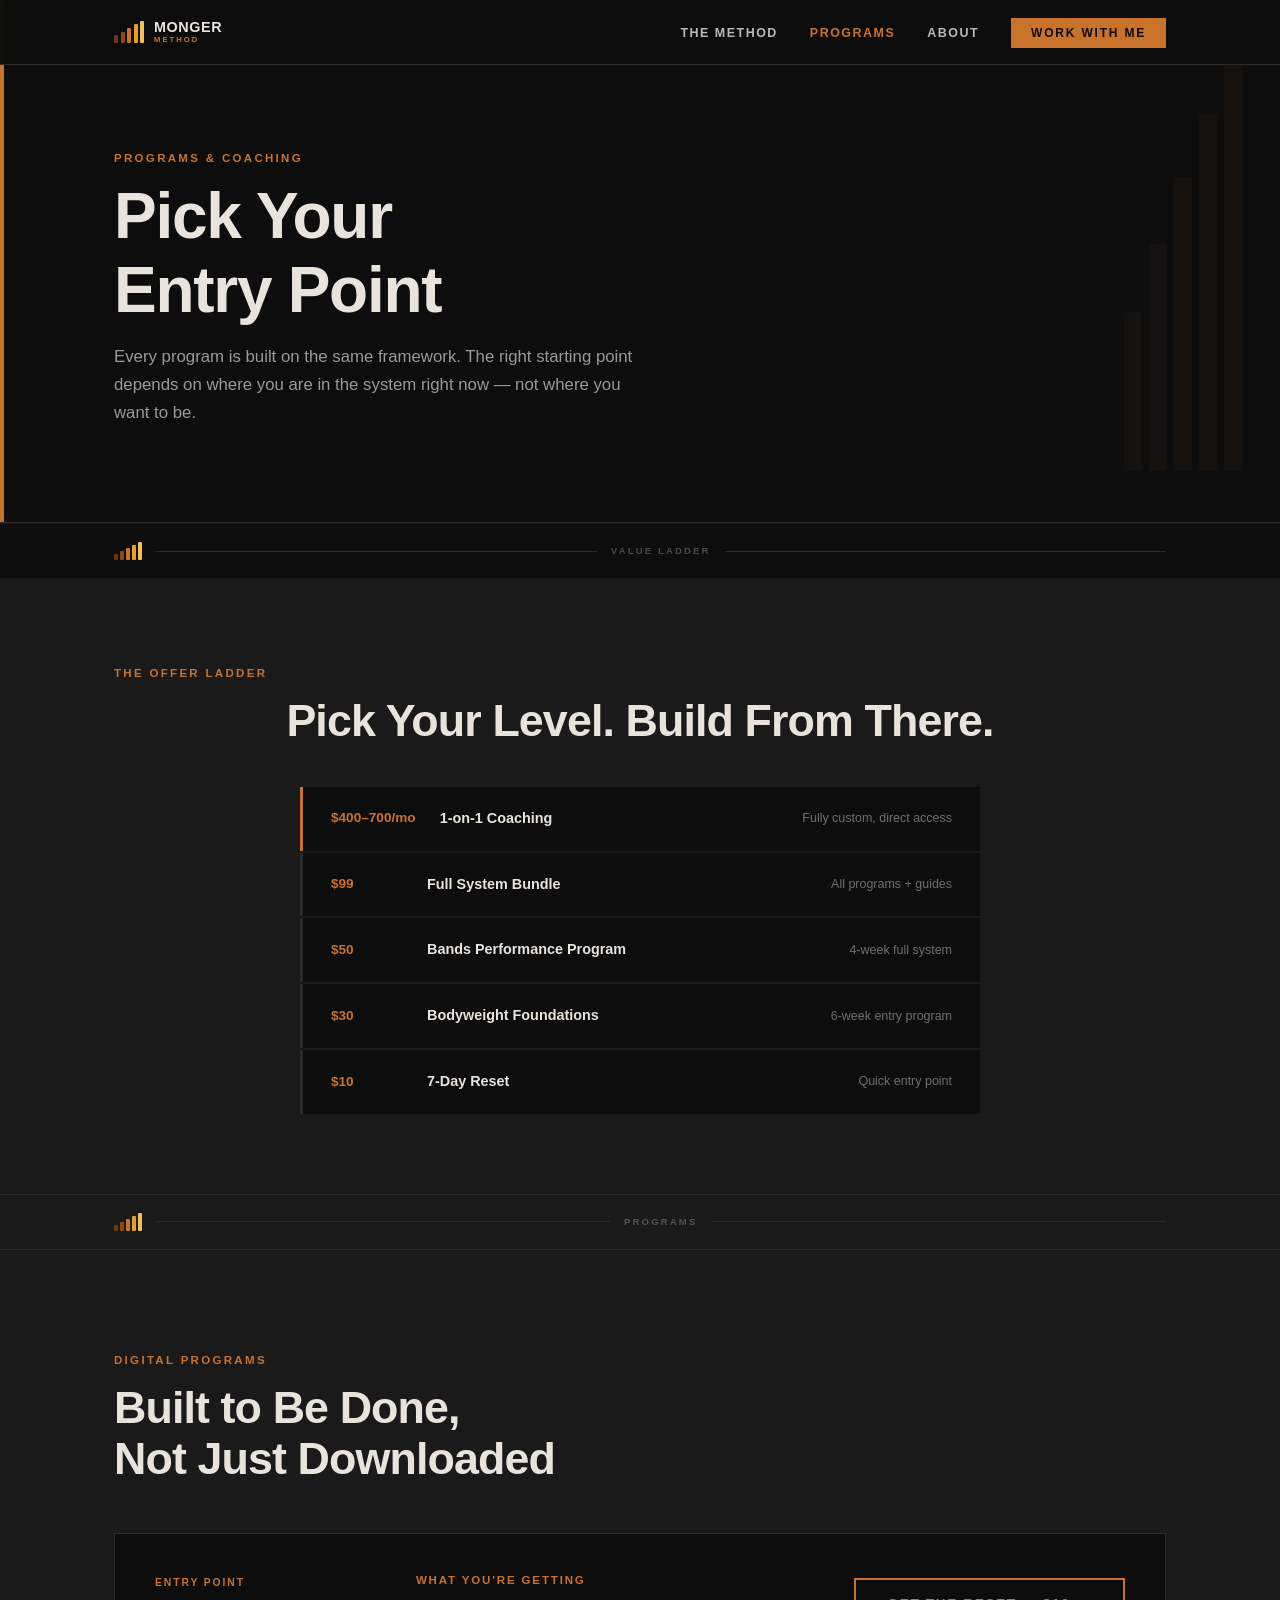
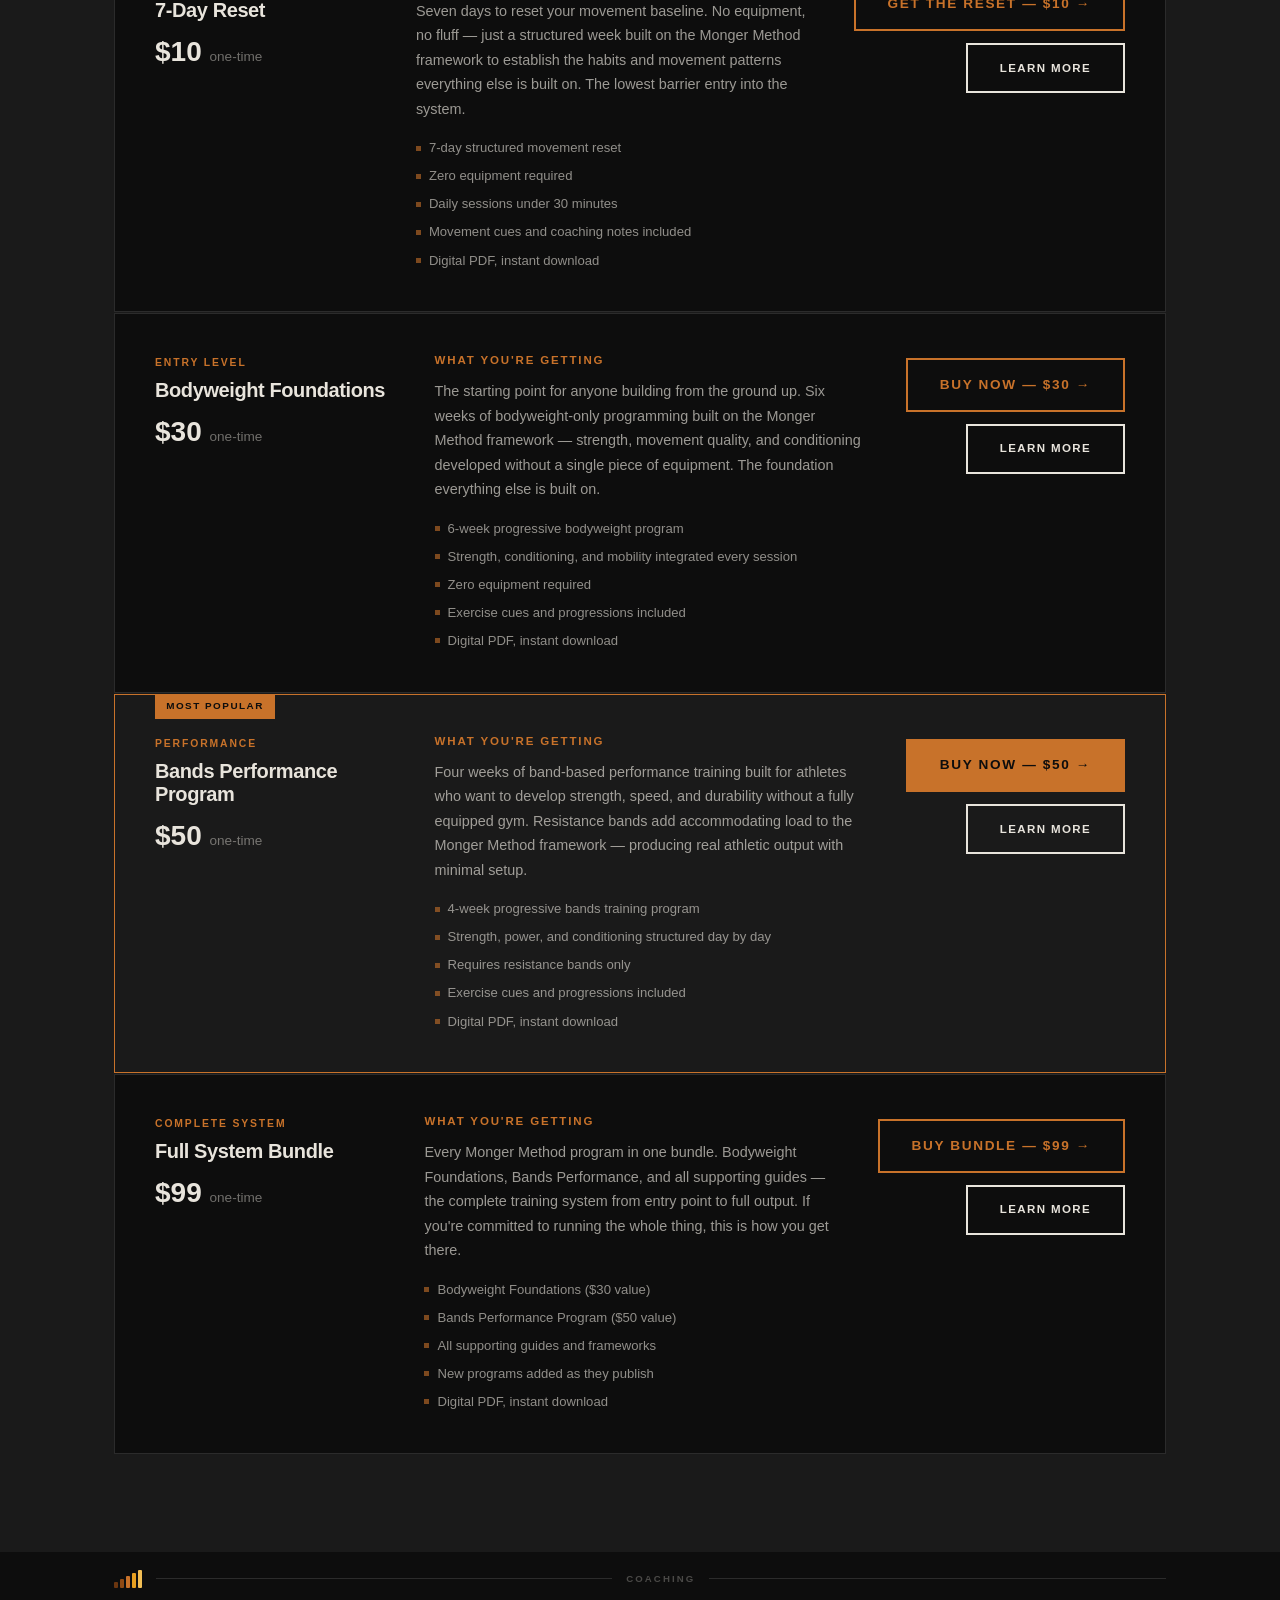
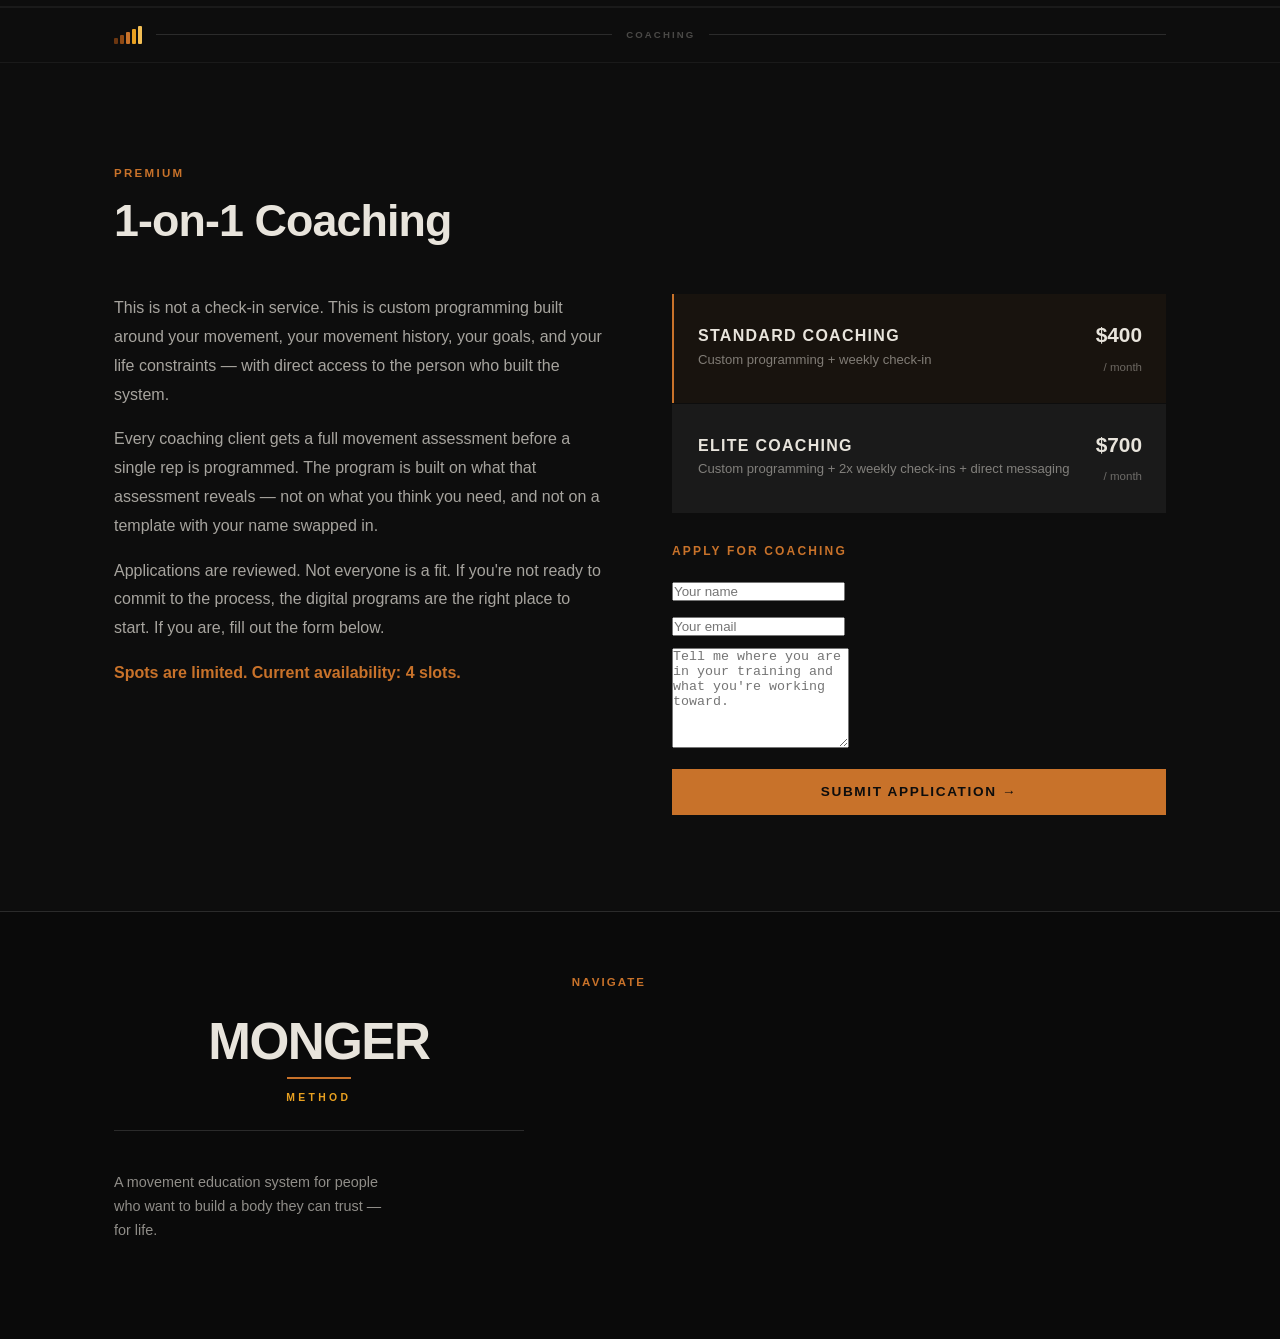
<file: programs.html>
<!DOCTYPE html>
<html lang="en">
<head>
  <meta charset="UTF-8" />
  <meta name="viewport" content="width=device-width, initial-scale=1.0" />
  <title>Programs — Monger Method</title>
  <meta name="description" content="Monger Method programs: Bodyweight Foundations, Bands Performance, and the Full System Bundle. Built on the same framework. Pick your level." />
  <link rel="stylesheet" href="css/style.css" />
  <style>
    .page-hero {
      padding: 9rem 0 5rem;
      background: var(--black);
      position: relative;
      border-bottom: 1px solid var(--charcoal-2);
    }
    .page-hero::before {
      content: '';
      position: absolute;
      top: 0; left: 0;
      width: 4px;
      height: 100%;
      background: var(--orange);
    }
    .page-hero__inner {
      max-width: var(--max-width);
      margin: 0 auto;
      padding: 0 1.5rem;
    }
    .page-hero p {
      font-size: 1.05rem;
      opacity: 0.65;
      max-width: 540px;
      margin-top: 1rem;
    }

    /* ── Program cards ────────────────────────────────────── */
    .programs { padding: 6rem 0; background: var(--charcoal); }

    .prog-card {
      background: var(--black);
      border: 1px solid var(--charcoal-2);
      display: grid;
      grid-template-columns: 1fr 1.8fr auto;
      gap: 2.5rem;
      padding: 2.5rem;
      align-items: start;
      margin-bottom: 1px;
      transition: border-color 0.2s;
      position: relative;
    }
    .prog-card:hover { border-color: var(--orange); }
    .prog-card--featured { border-color: var(--orange); background: var(--charcoal); }

    .prog-card__badge {
      position: absolute;
      top: -1px; left: 2.5rem;
      font-size: 0.62rem;
      font-weight: 700;
      letter-spacing: 0.15em;
      text-transform: uppercase;
      background: var(--orange);
      color: var(--black);
      padding: 0.28rem 0.7rem;
    }

    .prog-card__meta {
      display: flex;
      flex-direction: column;
      gap: 0.5rem;
    }

    .prog-card__tier {
      font-size: 0.65rem;
      font-weight: 700;
      letter-spacing: 0.18em;
      text-transform: uppercase;
      color: var(--orange);
    }

    .prog-card__meta h3 { font-size: 1.25rem; }

    .prog-card__price {
      margin-top: 0.5rem;
      font-size: 1.75rem;
      font-weight: 700;
      color: var(--cream);
      line-height: 1;
    }
    .prog-card__price span {
      font-size: 0.85rem;
      opacity: 0.45;
      font-weight: 400;
    }

    .prog-card__details h4 {
      font-size: 0.72rem;
      font-weight: 700;
      letter-spacing: 0.16em;
      text-transform: uppercase;
      color: var(--orange);
      margin-bottom: 0.75rem;
    }
    .prog-card__details p { font-size: 0.9rem; opacity: 0.65; line-height: 1.7; margin-bottom: 1rem; }

    .prog-includes {
      list-style: none;
      display: flex;
      flex-direction: column;
      gap: 0.4rem;
    }
    .prog-includes li {
      font-size: 0.82rem;
      opacity: 0.6;
      display: flex;
      align-items: center;
      gap: 0.5rem;
    }
    .prog-includes li::before {
      content: '';
      display: inline-block;
      width: 5px;
      height: 5px;
      background: var(--orange);
      flex-shrink: 0;
    }

    .prog-card__cta {
      display: flex;
      flex-direction: column;
      gap: 0.75rem;
      align-items: flex-end;
      padding-top: 0.25rem;
      min-width: 140px;
    }

    /* ── Free / entry strip ───────────────────────────────── */
    .free-strip {
      padding: 4rem 0;
      background: var(--black);
      border-top: 1px solid var(--charcoal-2);
      border-bottom: 1px solid var(--charcoal-2);
    }

    .free-strip__inner {
      max-width: var(--max-width);
      margin: 0 auto;
      padding: 0 1.5rem;
      display: grid;
      grid-template-columns: 1fr auto;
      gap: 3rem;
      align-items: center;
    }

    .free-strip h3 { margin-bottom: 0.4rem; }
    .free-strip p  { opacity: 0.6; font-size: 0.95rem; margin: 0; }

    /* ── Coaching section ─────────────────────────────────── */
    .coaching {
      padding: 6rem 0;
      background: var(--black);
      scroll-margin-top: 64px;
    }

    .coaching__grid {
      display: grid;
      grid-template-columns: 1fr 1fr;
      gap: 4rem;
      align-items: start;
      margin-top: 3rem;
    }

    .coaching__left p { opacity: 0.7; line-height: 1.8; margin-bottom: 1rem; }

    .coaching__tiers {
      display: flex;
      flex-direction: column;
      gap: 1px;
    }

    .tier-row {
      display: flex;
      align-items: center;
      justify-content: space-between;
      gap: 1.5rem;
      padding: 1.5rem;
      background: var(--charcoal);
      border-left: 2px solid transparent;
      transition: all 0.2s;
    }
    .tier-row:hover { border-color: var(--orange); }
    .tier-row--active { border-color: var(--orange); background: rgba(200,114,42,0.06); }

    .tier-row__info h4 { font-size: 1rem; margin-bottom: 0.2rem; }
    .tier-row__info p  { font-size: 0.82rem; opacity: 0.5; margin: 0; }

    .tier-row__price {
      text-align: right;
      flex-shrink: 0;
    }
    .tier-row__price strong {
      display: block;
      font-size: 1.3rem;
      font-weight: 700;
      color: var(--cream);
    }
    .tier-row__price span {
      font-size: 0.72rem;
      opacity: 0.4;
    }

    .coaching__apply {
      margin-top: 2rem;
    }

    .coaching__apply .form-input {
      margin-bottom: 0.75rem;
    }

    textarea.form-input {
      resize: vertical;
      min-height: 100px;
    }

    /* ── Ladder diagram ───────────────────────────────────── */
    .ladder { padding: 5rem 0; background: var(--charcoal); }

    .ladder__diagram {
      display: flex;
      flex-direction: column;
      gap: 2px;
      max-width: 680px;
      margin: 2.5rem auto 0;
    }

    .rung {
      display: flex;
      align-items: center;
      gap: 1.5rem;
      padding: 1.25rem 1.75rem;
      background: var(--black);
      border-left: 3px solid var(--charcoal-2);
      transition: border-color 0.2s;
    }
    .rung:hover { border-color: var(--orange); }
    .rung--top { border-color: var(--orange); }

    .rung__price {
      font-size: 0.85rem;
      font-weight: 700;
      color: var(--orange);
      min-width: 72px;
    }

    .rung__label { font-size: 0.9rem; font-weight: 600; }
    .rung__desc  { font-size: 0.78rem; opacity: 0.45; margin-left: auto; text-align: right; }

    @media (max-width: 860px) {
      .prog-card { grid-template-columns: 1fr; gap: 1.5rem; }
      .prog-card__cta { align-items: flex-start; }
      .coaching__grid { grid-template-columns: 1fr; gap: 3rem; }
      .free-strip__inner { grid-template-columns: 1fr; gap: 1.5rem; }
      .rung__desc { display: none; }
    }
  </style>
</head>
<body>

  <!-- ── NAV ────────────────────────────────────────────── -->
  <nav class="nav">
    <div class="nav__inner">
      <a href="index.html" class="nav__logo">
        <div class="ladder-mark" aria-hidden="true">
          <span></span><span></span><span></span><span></span><span></span>
        </div>
        <div class="nav__logo-wordmark">
          <span class="wm-top">MONGER</span>
          <span class="wm-sub">METHOD</span>
        </div>
      </a>
      <ul class="nav__links">
        <li><a href="method.html">The Method</a></li>
        <li><a href="programs.html" class="active">Programs</a></li>
        <li><a href="about.html">About</a></li>
        <li><a href="programs.html#coaching" class="nav__cta">Work With Me</a></li>
      </ul>
      <button class="nav__hamburger" aria-label="Menu">
        <span></span><span></span><span></span>
      </button>
    </div>
  </nav>

  <!-- ── PAGE HERO ──────────────────────────────────────── -->
  <section class="page-hero">
    <div class="hero__ghost" aria-hidden="true">
      <span></span><span></span><span></span><span></span><span></span>
    </div>
    <div class="page-hero__inner fade-in">
      <span class="eyebrow">Programs &amp; Coaching</span>
      <h1>Pick Your<br>Entry Point</h1>
      <p>Every program is built on the same framework. The right starting point depends on where you are in the system right now — not where you want to be.</p>
    </div>
  </section>

  <div class="section-divider-wrap">
    <div class="container">
      <div class="section-divider">
        <div class="section-divider__bars" aria-hidden="true">
          <span></span><span></span><span></span><span></span><span></span>
        </div>
        <div class="section-divider__rule"></div>
        <div class="section-divider__label">Value Ladder</div>
        <div class="section-divider__rule"></div>
      </div>
    </div>
  </div>
  <!-- ── OFFER LADDER DIAGRAM ───────────────────────────── -->
  <section class="ladder">
    <div class="container fade-in">
      <span class="eyebrow">The Offer Ladder</span>
      <h2 style="text-align:center;">Pick Your Level. Build From There.</h2>
      <div class="ladder__diagram">
        <div class="rung rung--top">
          <span class="rung__price">$400–700/mo</span>
          <span class="rung__label">1-on-1 Coaching</span>
          <span class="rung__desc">Fully custom, direct access</span>
        </div>
        <div class="rung">
          <span class="rung__price">$99</span>
          <span class="rung__label">Full System Bundle</span>
          <span class="rung__desc">All programs + guides</span>
        </div>
        <div class="rung">
          <span class="rung__price">$50</span>
          <span class="rung__label">Bands Performance Program</span>
          <span class="rung__desc">4-week full system</span>
        </div>
        <div class="rung">
          <span class="rung__price">$30</span>
          <span class="rung__label">Bodyweight Foundations</span>
          <span class="rung__desc">6-week entry program</span>
        </div>
        <div class="rung">
          <span class="rung__price">$10</span>
          <span class="rung__label">7-Day Reset</span>
          <span class="rung__desc">Quick entry point</span>
        </div>
      </div>
    </div>
  </section>

  <div class="section-divider-wrap mid">
    <div class="container">
      <div class="section-divider">
        <div class="section-divider__bars" aria-hidden="true">
          <span></span><span></span><span></span><span></span><span></span>
        </div>
        <div class="section-divider__rule"></div>
        <div class="section-divider__label">Programs</div>
        <div class="section-divider__rule"></div>
      </div>
    </div>
  </div>
  <!-- ── PROGRAMS ───────────────────────────────────────── -->
  <section class="programs">
    <div class="container">
      <div class="fade-in" style="margin-bottom:3rem;">
        <span class="eyebrow">Digital Programs</span>
        <h2>Built to Be Done,<br>Not Just Downloaded</h2>
      </div>

      <div class="fade-in">
        <!-- 7-Day Reset -->
        <div class="prog-card">
          <div class="prog-card__meta">
            <div class="prog-card__tier">Entry Point</div>
            <h3>7-Day Reset</h3>
            <div class="prog-card__price">$10 <span>one-time</span></div>
          </div>
          <div class="prog-card__details">
            <h4>What You're Getting</h4>
            <p>Seven days to reset your movement baseline. No equipment, no fluff — just a structured week built on the Monger Method framework to establish the habits and movement patterns everything else is built on. The lowest barrier entry into the system.</p>
            <ul class="prog-includes">
              <li>7-day structured movement reset</li>
              <li>Zero equipment required</li>
              <li>Daily sessions under 30 minutes</li>
              <li>Movement cues and coaching notes included</li>
              <li>Digital PDF, instant download</li>
            </ul>
          </div>
          <div class="prog-card__cta">
            <a href="https://mongersbiz.gumroad.com" target="_blank" class="btn btn-ghost">Get the Reset — $10 →</a>
            <a href="method.html" class="btn btn-outline" style="font-size:0.72rem;">Learn More</a>
          </div>
        </div>

        <!-- Bodyweight Foundations -->
        <div class="prog-card">
          <div class="prog-card__meta">
            <div class="prog-card__tier">Entry Level</div>
            <h3>Bodyweight Foundations</h3>
            <div class="prog-card__price">$30 <span>one-time</span></div>
          </div>
          <div class="prog-card__details">
            <h4>What You're Getting</h4>
            <p>The starting point for anyone building from the ground up. Six weeks of bodyweight-only programming built on the Monger Method framework — strength, movement quality, and conditioning developed without a single piece of equipment. The foundation everything else is built on.</p>
            <ul class="prog-includes">
              <li>6-week progressive bodyweight program</li>
              <li>Strength, conditioning, and mobility integrated every session</li>
              <li>Zero equipment required</li>
              <li>Exercise cues and progressions included</li>
              <li>Digital PDF, instant download</li>
            </ul>
          </div>
          <div class="prog-card__cta">
            <a href="https://mongersbiz.gumroad.com/l/qcjdwk" target="_blank" class="btn btn-ghost">Buy Now — $30 →</a>
            <a href="method.html" class="btn btn-outline" style="font-size:0.72rem;">Learn More</a>
          </div>
        </div>

        <!-- Bands Performance -->
        <div class="prog-card prog-card--featured">
          <div class="prog-card__badge">Most Popular</div>
          <div class="prog-card__meta">
            <div class="prog-card__tier">Performance</div>
            <h3>Bands Performance Program</h3>
            <div class="prog-card__price">$50 <span>one-time</span></div>
          </div>
          <div class="prog-card__details">
            <h4>What You're Getting</h4>
            <p>Four weeks of band-based performance training built for athletes who want to develop strength, speed, and durability without a fully equipped gym. Resistance bands add accommodating load to the Monger Method framework — producing real athletic output with minimal setup.</p>
            <ul class="prog-includes">
              <li>4-week progressive bands training program</li>
              <li>Strength, power, and conditioning structured day by day</li>
              <li>Requires resistance bands only</li>
              <li>Exercise cues and progressions included</li>
              <li>Digital PDF, instant download</li>
            </ul>
          </div>
          <div class="prog-card__cta">
            <a href="https://mongersbiz.gumroad.com/l/jwkvga" target="_blank" class="btn btn-primary">Buy Now — $50 →</a>
            <a href="method.html" class="btn btn-outline" style="font-size:0.72rem;">Learn More</a>
          </div>
        </div>

        <!-- Full System Bundle -->
        <div class="prog-card">
          <div class="prog-card__meta">
            <div class="prog-card__tier">Complete System</div>
            <h3>Full System Bundle</h3>
            <div class="prog-card__price">$99 <span>one-time</span></div>
          </div>
          <div class="prog-card__details">
            <h4>What You're Getting</h4>
            <p>Every Monger Method program in one bundle. Bodyweight Foundations, Bands Performance, and all supporting guides — the complete training system from entry point to full output. If you're committed to running the whole thing, this is how you get there.</p>
            <ul class="prog-includes">
              <li>Bodyweight Foundations ($30 value)</li>
              <li>Bands Performance Program ($50 value)</li>
              <li>All supporting guides and frameworks</li>
              <li>New programs added as they publish</li>
              <li>Digital PDF, instant download</li>
            </ul>
          </div>
          <div class="prog-card__cta">
            <a href="https://mongersbiz.gumroad.com" target="_blank" class="btn btn-ghost">Buy Bundle — $99 →</a>
            <a href="method.html" class="btn btn-outline" style="font-size:0.72rem;">Learn More</a>
          </div>
        </div>
      </div>
    </div>
  </section>

  <div class="section-divider-wrap">
    <div class="container">
      <div class="section-divider">
        <div class="section-divider__bars" aria-hidden="true">
          <span></span><span></span><span></span><span></span><span></span>
        </div>
        <div class="section-divider__rule"></div>
        <div class="section-divider__label">Coaching</div>
        <div class="section-divider__rule"></div>
      </div>
    </div>
  </div>
  <div class="section-divider-wrap">
    <div class="container">
      <div class="section-divider">
        <div class="section-divider__bars" aria-hidden="true">
          <span></span><span></span><span></span><span></span><span></span>
        </div>
        <div class="section-divider__rule"></div>
        <div class="section-divider__label">Coaching</div>
        <div class="section-divider__rule"></div>
      </div>
    </div>
  </div>
  <!-- ── COACHING ────────────────────────────────────────── -->
  <section class="coaching" id="coaching">
    <div class="container">
      <span class="eyebrow">Premium</span>
      <h2>1-on-1 Coaching</h2>
      <div class="coaching__grid fade-in">
        <div class="coaching__left">
          <p>This is not a check-in service. This is custom programming built around your movement, your movement history, your goals, and your life constraints — with direct access to the person who built the system.</p>
          <p>Every coaching client gets a full movement assessment before a single rep is programmed. The program is built on what that assessment reveals — not on what you think you need, and not on a template with your name swapped in.</p>
          <p>Applications are reviewed. Not everyone is a fit. If you're not ready to commit to the process, the digital programs are the right place to start. If you are, fill out the form below.</p>
          <p style="color:var(--orange);font-weight:700;opacity:1;">Spots are limited. Current availability: 4 slots.</p>
        </div>
        <div>
          <div class="coaching__tiers">
            <div class="tier-row tier-row--active">
              <div class="tier-row__info">
                <h4>Standard Coaching</h4>
                <p>Custom programming + weekly check-in</p>
              </div>
              <div class="tier-row__price">
                <strong>$400</strong>
                <span>/ month</span>
              </div>
            </div>
            <div class="tier-row">
              <div class="tier-row__info">
                <h4>Elite Coaching</h4>
                <p>Custom programming + 2x weekly check-ins + direct messaging</p>
              </div>
              <div class="tier-row__price">
                <strong>$700</strong>
                <span>/ month</span>
              </div>
            </div>
          </div>
          <div class="coaching__apply mt-4">
            <h4 style="font-size:0.75rem;letter-spacing:0.18em;text-transform:uppercase;color:var(--orange);margin-bottom:1.25rem;">Apply for Coaching</h4>
            <form onsubmit="handleCoachingApply(event)">
              <div class="form-group">
                <input type="text" class="form-input" placeholder="Your name" required />
              </div>
              <div class="form-group">
                <input type="email" class="form-input" placeholder="Your email" required />
              </div>
              <div class="form-group">
                <textarea class="form-input" placeholder="Tell me where you are in your training and what you're working toward." rows="4"></textarea>
              </div>
              <button type="submit" class="btn btn-primary" style="width:100%;">Submit Application →</button>
            </form>
          </div>
        </div>
      </div>
    </div>
  </section>

  <!-- ── FOOTER ──────────────────────────────────────────── -->
  <footer class="footer">
    <div class="container">
      <div class="footer__grid">
        <div class="footer__brand">
          <div class="footer__stamp">
            <span class="footer__stamp-big">MONGER</span>
            <div class="footer__stamp-rule"></div>
            <span class="footer__stamp-sub">METHOD</span>
          </div>
          <p>A movement education system for people who want to build a body they can trust — for life.</p>
        </div>
        <div class="footer__col">
          <h5>Navigate</h5>
          <ul>
            <li>
</file>
<file: css/style.css>
/* ============================================================
   MONGER METHOD — Global Stylesheet
   Brand: Black #0D0D0D / Orange #C8722A / Cream #E8E4DC
   Typography: Helvetica Neue / Helvetica / Arial
   ============================================================ */

:root {
  --black:      #0D0D0D;
  --charcoal:   #1A1A1A;
  --charcoal-2: #2B2B2B;
  --orange:     #C8722A;
  --amber:      #E8A020;
  --cream:      #E8E4DC;
  --cream-soft: #FFF8EE;
  --gray-muted: #5A5A5A;
  --white:      #FFFFFF;

  --font: "Helvetica Neue", Helvetica, Arial, sans-serif;
  --max-width: 1100px;
  --transition: 0.2s ease;
}

/* ── Reset ──────────────────────────────────────────────── */
*, *::before, *::after { box-sizing: border-box; margin: 0; padding: 0; }

html { scroll-behavior: smooth; font-size: 16px; }

body {
  background: var(--black);
  color: var(--cream);
  font-family: var(--font);
  line-height: 1.65;
  -webkit-font-smoothing: antialiased;
}

img { display: block; max-width: 100%; }
a  { color: var(--orange); text-decoration: none; transition: color var(--transition); }
a:hover { color: var(--amber); }

/* ── Typography ─────────────────────────────────────────── */
h1, h2, h3, h4, h5 {
  font-family: var(--font);
  font-weight: 700;
  letter-spacing: -0.02em;
  line-height: 1.15;
  color: var(--cream);
}

h1 { font-size: clamp(2.4rem, 5vw, 4.2rem); }
h2 { font-size: clamp(1.8rem, 3.5vw, 2.8rem); }
h3 { font-size: clamp(1.2rem, 2vw, 1.6rem); }
h4 { font-size: 1.1rem; text-transform: uppercase; letter-spacing: 0.08em; }

p { margin-bottom: 1rem; color: var(--cream); opacity: 0.9; }

.eyebrow {
  display: inline-block;
  font-size: 0.72rem;
  font-weight: 700;
  letter-spacing: 0.2em;
  text-transform: uppercase;
  color: var(--orange);
  margin-bottom: 0.75rem;
}

/* ── Layout Helpers ─────────────────────────────────────── */
.container {
  max-width: var(--max-width);
  margin: 0 auto;
  padding: 0 1.5rem;
}

.section {
  padding: 6rem 0;
}

.section--dark  { background: var(--black); }
.section--mid   { background: var(--charcoal); }
.section--deep  { background: #111111; }

/* ── Orange structural bar (brand marker) ───────────────── */
.orange-bar {
  width: 3px;
  background: var(--orange);
  flex-shrink: 0;
}

.orange-bar--top {
  display: block;
  width: 48px;
  height: 3px;
  background: var(--orange);
  margin-bottom: 1.25rem;
}

.section-label {
  display: flex;
  align-items: flex-start;
  gap: 1rem;
  margin-bottom: 2.5rem;
}

.section-label .orange-bar { height: 100%; min-height: 3rem; }

/* ── Buttons ────────────────────────────────────────────── */
.btn {
  display: inline-block;
  font-family: var(--font);
  font-size: 0.85rem;
  font-weight: 700;
  letter-spacing: 0.12em;
  text-transform: uppercase;
  padding: 0.85rem 2rem;
  border: 2px solid transparent;
  cursor: pointer;
  transition: all var(--transition);
  text-align: center;
}

.btn-primary {
  background: var(--orange);
  color: var(--black);
  border-color: var(--orange);
}
.btn-primary:hover {
  background: var(--amber);
  border-color: var(--amber);
  color: var(--black);
}

.btn-outline {
  background: transparent;
  color: var(--cream);
  border-color: var(--cream);
}
.btn-outline:hover {
  background: var(--cream);
  color: var(--black);
}

.btn-ghost {
  background: transparent;
  color: var(--orange);
  border-color: var(--orange);
}
.btn-ghost:hover {
  background: var(--orange);
  color: var(--black);
}

/* ── Logo 4 — Ladder Mark (nav + dividers + ghost) ─────── */
.ladder-mark {
  display: flex;
  align-items: flex-end;
  gap: 2.5px;
  height: 22px;
  flex-shrink: 0;
}
.ladder-mark span {
  display: block;
  border-radius: 1px;
  width: 4px;
}
.ladder-mark span:nth-child(1) { height: 8px;  background: #6b3610; }
.ladder-mark span:nth-child(2) { height: 11px; background: #8f4a14; }
.ladder-mark span:nth-child(3) { height: 15px; background: var(--orange); }
.ladder-mark span:nth-child(4) { height: 19px; background: var(--amber); }
.ladder-mark span:nth-child(5) { height: 22px; background: #f2be55; }

/* ── Nav logo wordmark layout ───────────────────────────── */
.nav__logo-wordmark {
  display: flex;
  flex-direction: column;
  line-height: 1;
  gap: 2px;
}
.nav__logo-wordmark .wm-top {
  font-size: 0.9rem;
  font-weight: 700;
  letter-spacing: 0.04em;
  color: var(--cream);
}
.nav__logo-wordmark .wm-sub {
  font-size: 0.48rem;
  font-weight: 700;
  letter-spacing: 0.26em;
  text-transform: uppercase;
  color: var(--orange);
}

/* ── Section Divider — ladder bars + rule ───────────────── */
.section-divider {
  display: flex;
  align-items: center;
  gap: 14px;
  padding: 0 0 0 0;
  margin: 0;
}
.section-divider__bars {
  display: flex;
  align-items: flex-end;
  gap: 2.5px;
  height: 18px;
  flex-shrink: 0;
}
.section-divider__bars span {
  display: block;
  border-radius: 1px;
  width: 3.5px;
}
.section-divider__bars span:nth-child(1) { height: 6px;  background: #6b3610; }
.section-divider__bars span:nth-child(2) { height: 9px;  background: #8f4a14; }
.section-divider__bars span:nth-child(3) { height: 12px; background: var(--orange); }
.section-divider__bars span:nth-child(4) { height: 15px; background: var(--amber); }
.section-divider__bars span:nth-child(5) { height: 18px; background: #f2be55; }
.section-divider__rule {
  flex: 1;
  height: 1px;
  background: var(--charcoal-2);
}
.section-divider__label {
  font-size: 0.6rem;
  font-weight: 700;
  letter-spacing: 0.22em;
  text-transform: uppercase;
  color: var(--cream);
  opacity: 0.28;
  white-space: nowrap;
}
.section-divider-wrap {
  background: var(--black);
  border-top: 1px solid var(--charcoal);
  border-bottom: 1px solid var(--charcoal);
  padding: 18px 0;
}
.section-divider-wrap.mid {
  background: var(--charcoal);
  border-color: var(--charcoal-2);
}

/* ── Hero ghost watermark ───────────────────────────────── */
.hero__ghost {
  position: absolute;
  right: 3%;
  top: 50%;
  transform: translateY(-50%);
  display: flex;
  align-items: flex-end;
  gap: 7px;
  height: 55vh;
  max-height: 420px;
  min-height: 200px;
  pointer-events: none;
  z-index: 0;
  opacity: 0.038;
}
.hero__ghost span {
  display: block;
  background: var(--orange);
  border-radius: 2px;
  width: 18px;
}
.hero__ghost span:nth-child(1) { height: 38%; }
.hero__ghost span:nth-child(2) { height: 54%; }
.hero__ghost span:nth-child(3) { height: 70%; }
.hero__ghost span:nth-child(4) { height: 85%; }
.hero__ghost span:nth-child(5) { height: 100%; }

/* ── Footer Logo 1 — stacked wordmark stamp ─────────────── */
.footer__stamp {
  text-align: center;
  padding: 2.5rem 0 1.5rem;
  border-bottom: 1px solid var(--charcoal-2);
  margin-bottom: 2.5rem;
}
.footer__stamp-big {
  font-size: clamp(2rem, 5vw, 3.2rem);
  font-weight: 700;
  letter-spacing: -0.03em;
  color: var(--cream);
  line-height: 1;
  display: block;
}
.footer__stamp-rule {
  width: 64px;
  height: 2px;
  background: var(--orange);
  margin: 10px auto;
}
.footer__stamp-sub {
  font-size: 0.65rem;
  font-weight: 700;
  letter-spacing: 0.32em;
  text-transform: uppercase;
  color: var(--amber);
  display: block;
}

/* ── Navigation ─────────────────────────────────────────── */
.nav {
  position: fixed;
  top: 0;
  left: 0;
  right: 0;
  z-index: 100;
  background: rgba(13, 13, 13, 0.96);
  border-bottom: 1px solid var(--charcoal-2);
  backdrop-filter: blur(8px);
}

.nav__inner {
  max-width: var(--max-width);
  margin: 0 auto;
  padding: 0 1.5rem;
  height: 64px;
  display: flex;
  align-items: center;
  justify-content: space-between;
}

.nav__logo {
  color: var(--cream) !important;
  display: flex;
  align-items: center;
  gap: 10px;
  text-decoration: none;
}

.nav__links {
  display: flex;
  align-items: center;
  gap: 2rem;
  list-style: none;
}

.nav__links a {
  font-size: 0.78rem;
  font-weight: 600;
  letter-spacing: 0.12em;
  text-transform: uppercase;
  color: var(--cream);
  opacity: 0.8;
  transition: all var(--transition);
}
.nav__links a:hover, .nav__links a.active {
  color: var(--orange);
  opacity: 1;
}

.nav__cta {
  font-size: 0.75rem !important;
  font-weight: 700 !important;
  letter-spacing: 0.15em !important;
  padding: 0.5rem 1.25rem;
  background: var(--orange);
  color: var(--black) !important;
  opacity: 1 !important;
}
.nav__cta:hover { background: var(--amber); color: var(--black) !important; }

.nav__hamburger {
  display: none;
  flex-direction: column;
  gap: 5px;
  cursor: pointer;
  padding: 4px;
  background: none;
  border: none;
}
.nav__hamburger span {
  display: block;
  width: 24px;
  height: 2px;
  background: var(--cream);
  transition: all 0.3s;
}

/* ── Footer ─────────────────────────────────────────────── */
.footer {
  background: #0A0A0A;
  border-top: 1px solid var(--charcoal-2);
  padding: 4rem 0 2rem;
}

.footer__grid {
  display: grid;
  grid-template-columns: 1.5fr 1fr 1fr;
  gap: 3rem;
  margin-bottom: 3rem;
}

.footer__brand p {
  font-size: 0.9rem;
  opacity: 0.6;
  max-width: 280px;
  margin-top: 0.75rem;
}

.footer__col h5 {
  font-size: 0.72rem;
  font-weight: 700;
  letter-spacing: 0.18em;
  text-transform: uppercase;
  color: var(--orange);
  margin-bottom: 1rem;
}

.footer__col ul { list-style: none; }
.footer__col ul li { margin-bottom: 0.6rem; }
.footer__col ul li a {
  font-size: 0.875rem;
  color: var(--cream);
  opacity: 0.6;
  transition: all var(--transition);
}
.footer__col ul li a:hover { opacity: 1
</file>
